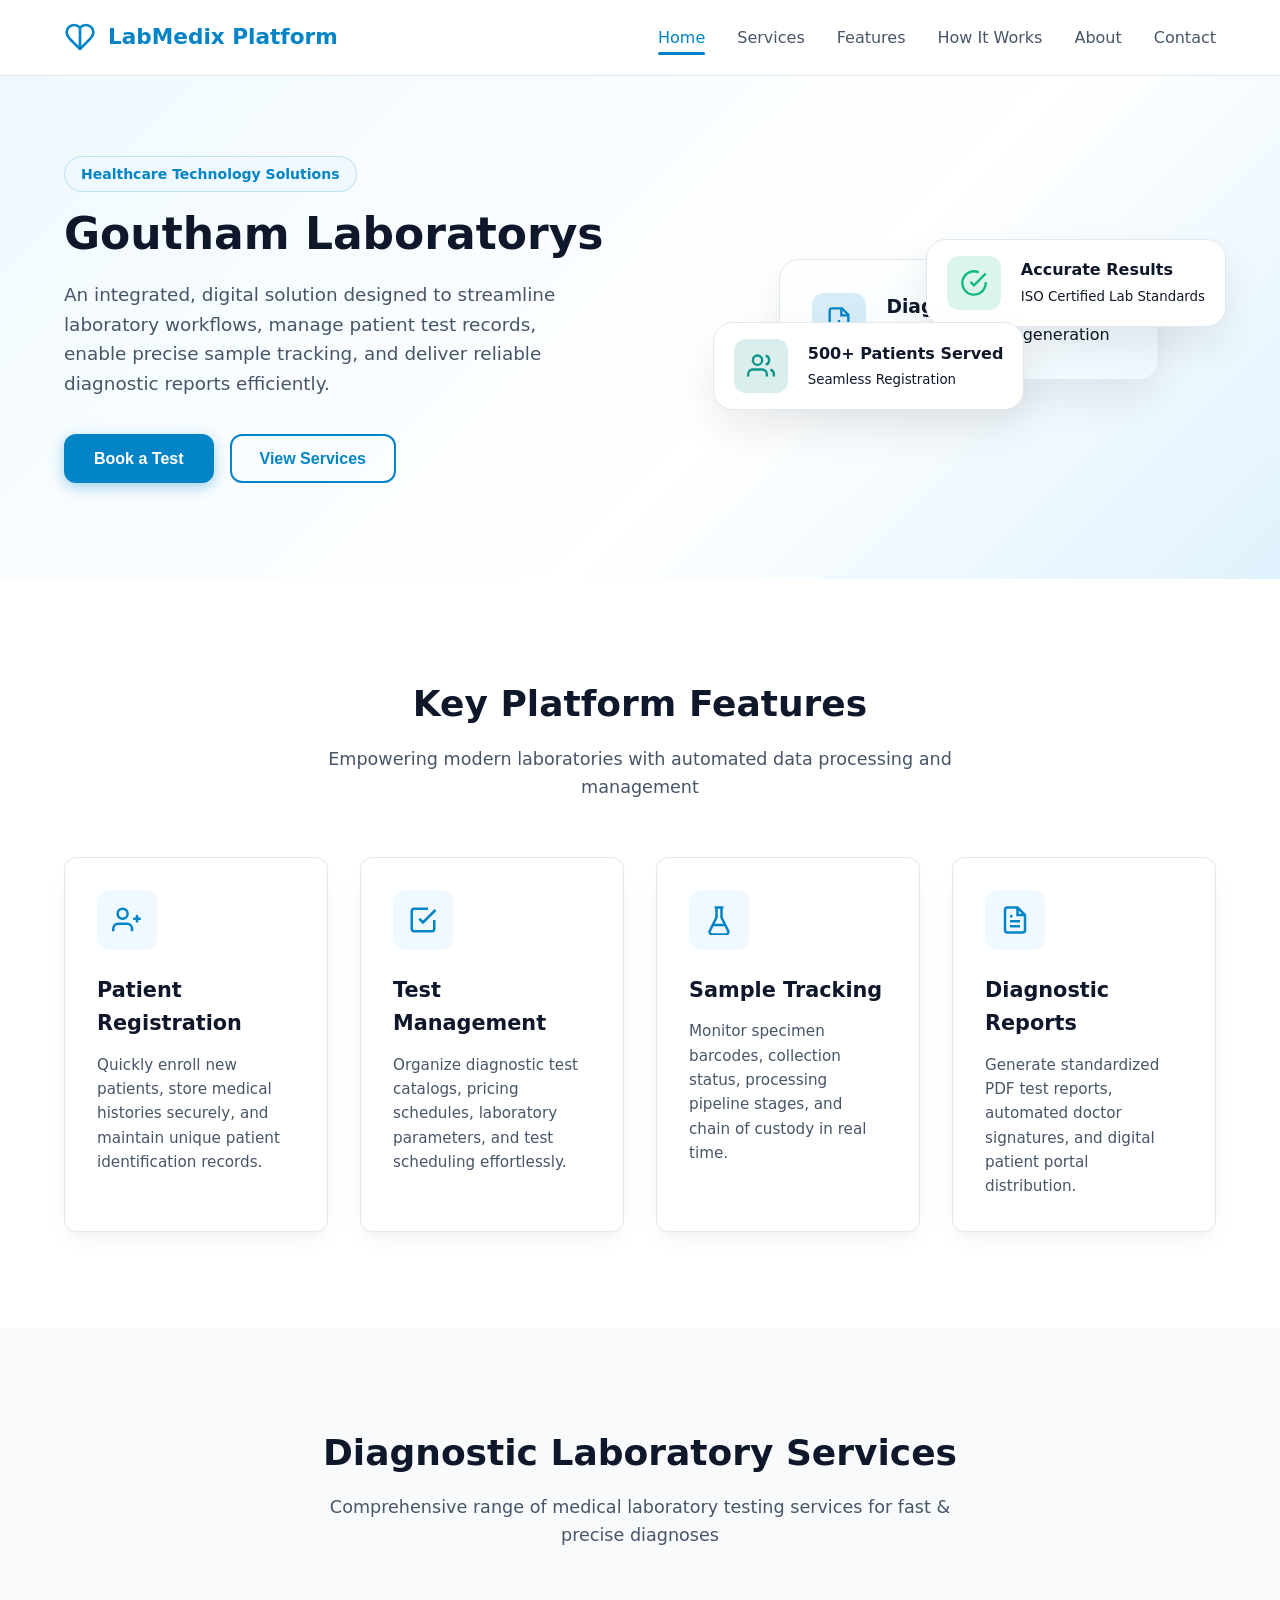
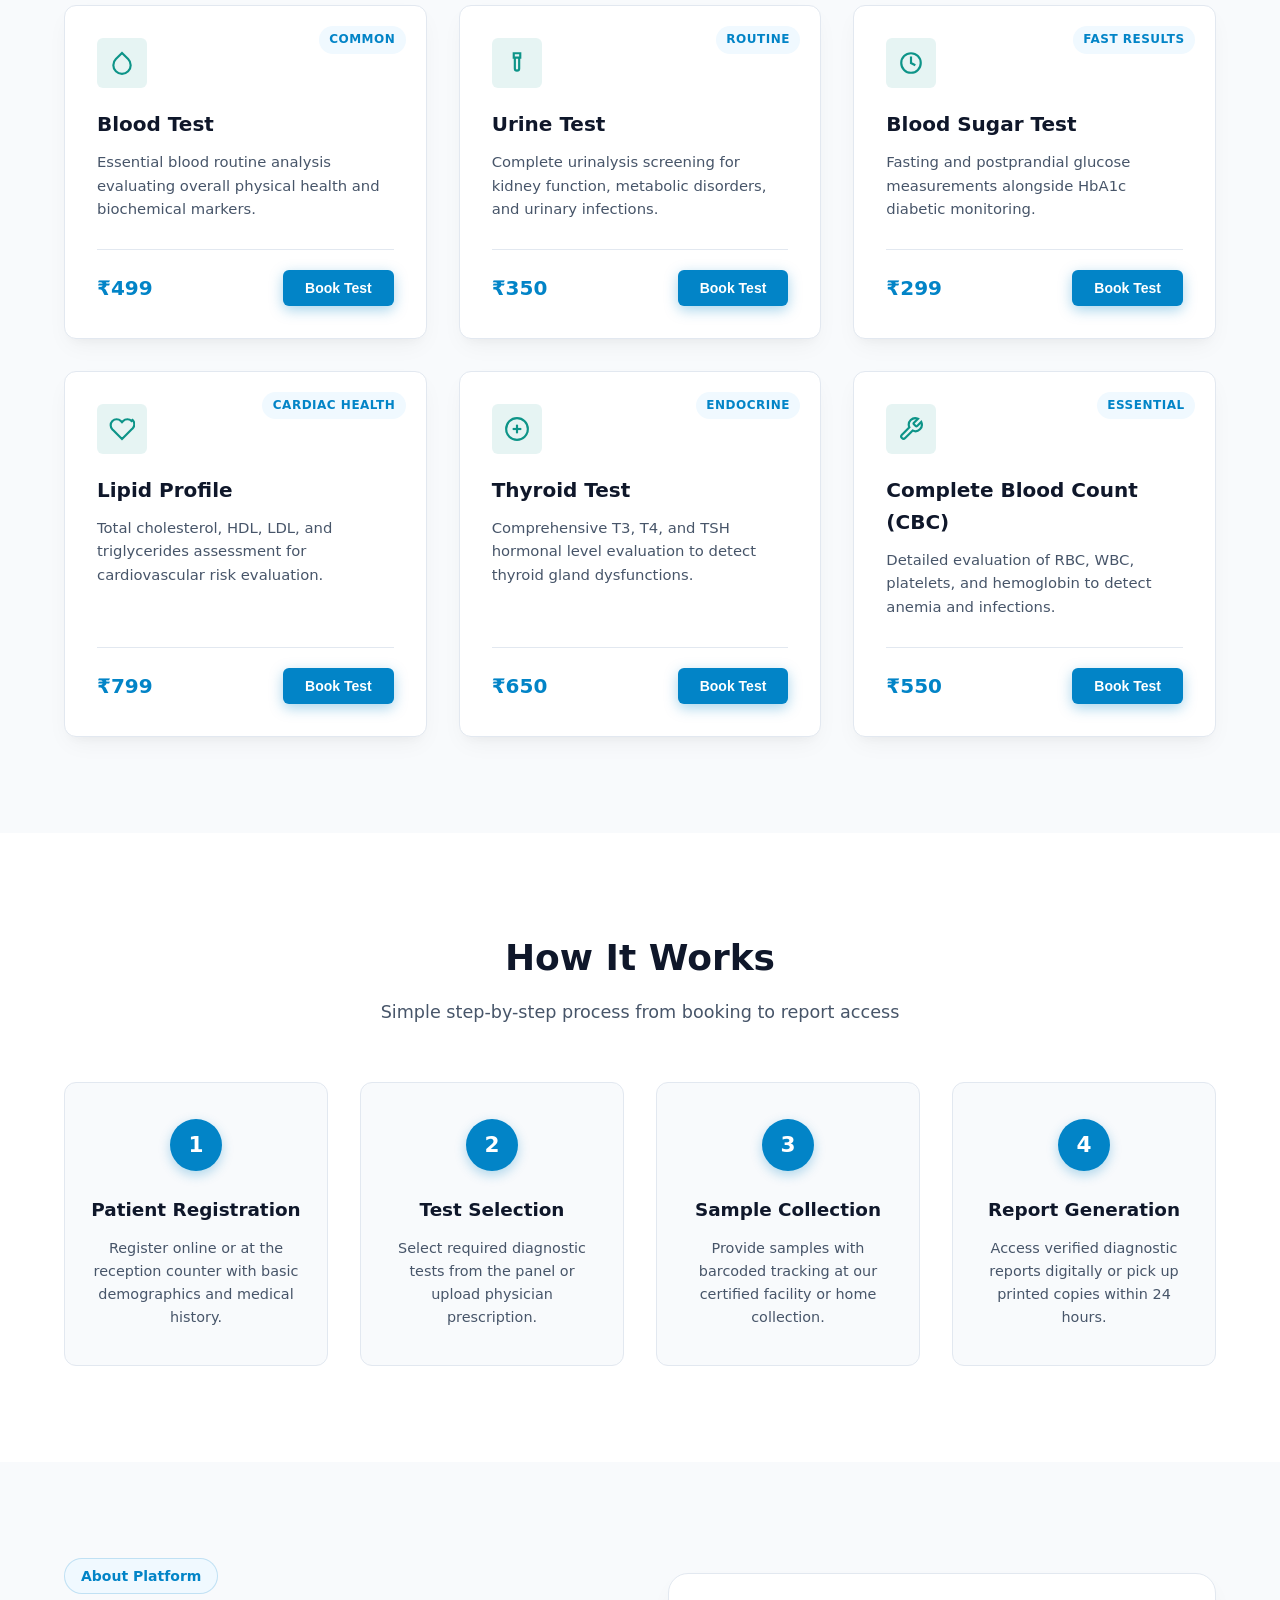
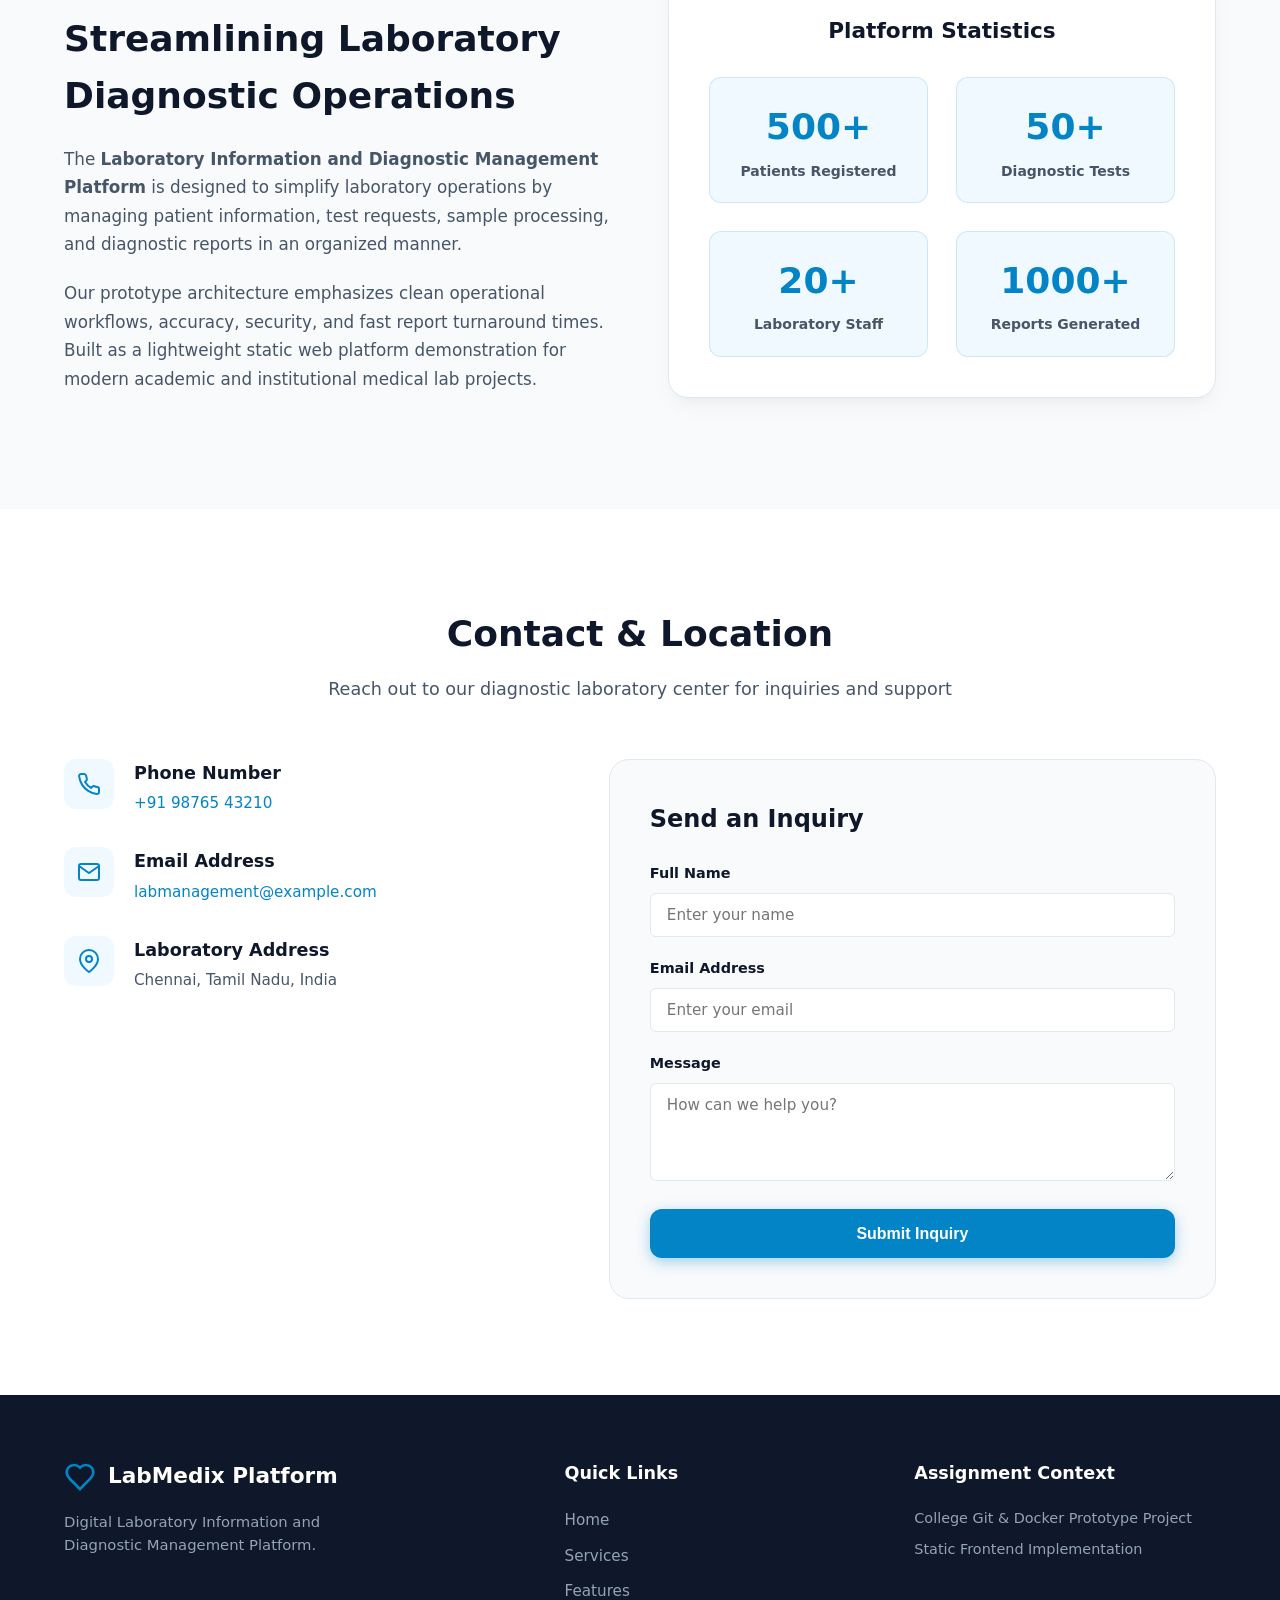
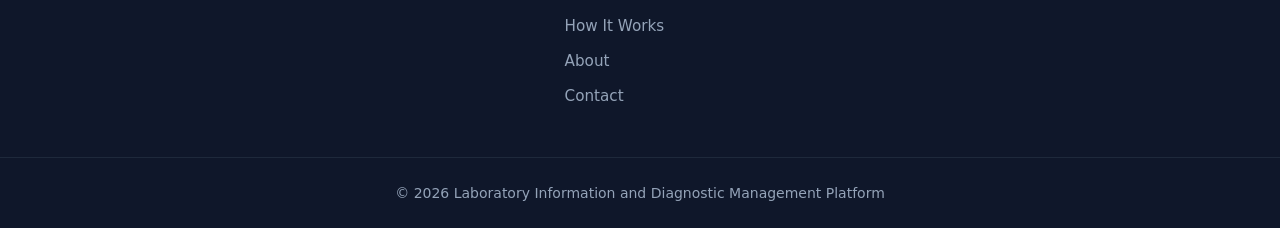
<file: index.html>
<!DOCTYPE html>
<html lang="en">
<head>
    <meta charset="UTF-8">
    <meta name="viewport" content="width=device-width, initial-scale=1.0">
    <title>GOUTHAM LABORATORY</title>
    <link rel="stylesheet" href="style.css">
</head>
<body>

    <!-- Header & Navigation Bar -->
    <header class="navbar-header">
        <div class="container nav-container">
            <a href="#home" class="logo">
                <svg class="logo-icon" xmlns="http://www.w3.org/2000/svg" viewBox="0 0 24 24" fill="none" stroke="currentColor" stroke-width="2" stroke-linecap="round" stroke-linejoin="round">
                    <path d="M19 14c1.49-1.46 3-3.21 3-5.5A5.5 5.5 0 0 0 16.5 3c-1.76 0-3 .5-4.5 2-1.5-1.5-2.74-2-4.5-2A5.5 5.5 0 0 0 2 8.5c0 2.3 1.5 4.05 3 5.5l7 7Z"/>
                    <path d="M12 5v14"/>
                </svg>
                <span>LabMedix Platform</span>
            </a>

            <!-- Mobile Navigation Toggle -->
            <button class="nav-toggle" id="navToggle" aria-label="Toggle navigation menu">
                <span class="hamburger"></span>
            </button>

            <!-- Navigation Links -->
            <nav class="nav-menu" id="navMenu">
                <ul class="nav-list">
                    <li><a href="#home" class="nav-link active">Home</a></li>
                    <li><a href="#services" class="nav-link">Services</a></li>
                    <li><a href="#features" class="nav-link">Features</a></li>
                    <li><a href="#how-it-works" class="nav-link">How It Works</a></li>
                    <li><a href="#about" class="nav-link">About</a></li>
                    <li><a href="#contact" class="nav-link">Contact</a></li>
                </ul>
            </nav>
        </div>
    </header>

    <main>
        <!-- 1. Hero Section -->
        <section id="home" class="hero-section">
            <div class="container hero-container">
                <div class="hero-content">
                    <span class="badge">Healthcare Technology Solutions</span>
                    <h1 class="hero-title">Goutham Laboratorys </h1>
                    <p class="hero-description">
                        An integrated, digital solution designed to streamline laboratory workflows, manage patient test records, enable precise sample tracking, and deliver reliable diagnostic reports efficiently.
                    </p>
                    <div class="hero-actions">
                        <button class="btn btn-primary" id="heroBookBtn">Book a Test</button>
                        <button class="btn btn-outline" id="heroServicesBtn">View Services</button>
                    </div>
                </div>
                <div class="hero-illustration">
                    <div class="illustration-card main-card">
                        <div class="card-icon blue">
                            <svg xmlns="http://www.w3.org/2000/svg" viewBox="0 0 24 24" fill="none" stroke="currentColor" stroke-width="2">
                                <path d="M14.5 2H6a2 2 0 0 0-2 2v16a2 2 0 0 0 2 2h12a2 2 0 0 0 2-2V7.5L14.5 2z"/>
                                <polyline points="14 2 14 8 20 8"/>
                                <path d="M12 18v-6"/>
                                <path d="M9 15h6"/>
                            </svg>
                        </div>
                        <div class="card-info">
                            <h3>Diagnostic Reports</h3>
                            <p>Real-time digital generation</p>
                        </div>
                    </div>
                    <div class="illustration-card floating-card-1">
                        <div class="card-icon green">
                            <svg xmlns="http://www.w3.org/2000/svg" viewBox="0 0 24 24" fill="none" stroke="currentColor" stroke-width="2">
                                <path d="M22 11.08V12a10 10 0 1 1-5.93-9.14"/>
                                <polyline points="22 4 12 14.01 9 11.01"/>
                            </svg>
                        </div>
                        <div>
                            <h4>Accurate Results</h4>
                            <small>ISO Certified Lab Standards</small>
                        </div>
                    </div>
                    <div class="illustration-card floating-card-2">
                        <div class="card-icon teal">
                            <svg xmlns="http://www.w3.org/2000/svg" viewBox="0 0 24 24" fill="none" stroke="currentColor" stroke-width="2">
                                <path d="M17 21v-2a4 4 0 0 0-4-4H5a4 4 0 0 0-4 4v2"/>
                                <circle cx="9" cy="7" r="4"/>
                                <path d="M23 21v-2a4 4 0 0 0-3-3.87"/>
                                <path d="M16 3.13a4 4 0 0 1 0 7.75"/>
                            </svg>
                        </div>
                        <div>
                            <h4>500+ Patients Served</h4>
                            <small>Seamless Registration</small>
                        </div>
                    </div>
                </div>
            </div>
        </section>

        <!-- 2. Features Section -->
        <section id="features" class="features-section">
            <div class="container">
                <div class="section-header text-center">
                    <h2 class="section-title">Key Platform Features</h2>
                    <p class="section-subtitle">Empowering modern laboratories with automated data processing and management</p>
                </div>
                <div class="grid grid-4">
                    <!-- Feature Card 1 -->
                    <div class="card feature-card">
                        <div class="feature-icon">
                            <svg xmlns="http://www.w3.org/2000/svg" viewBox="0 0 24 24" fill="none" stroke="currentColor" stroke-width="2">
                                <path d="M16 21v-2a4 4 0 0 0-4-4H5a4 4 0 0 0-4 4v2"/>
                                <circle cx="8.5" cy="7" r="4"/>
                                <line x1="20" y1="8" x2="20" y2="14"/>
                                <line x1="23" y1="11" x2="17" y2="11"/>
                            </svg>
                        </div>
                        <h3>Patient Registration</h3>
                        <p>Quickly enroll new patients, store medical histories securely, and maintain unique patient identification records.</p>
                    </div>

                    <!-- Feature Card 2 -->
                    <div class="card feature-card">
                        <div class="feature-icon">
                            <svg xmlns="http://www.w3.org/2000/svg" viewBox="0 0 24 24" fill="none" stroke="currentColor" stroke-width="2">
                                <path d="M9 11l3 3L22 4"/>
                                <path d="M21 12v7a2 2 0 0 1-2 2H5a2 2 0 0 1-2-2V5a2 2 0 0 1 2-2h11"/>
                            </svg>
                        </div>
                        <h3>Test Management</h3>
                        <p>Organize diagnostic test catalogs, pricing schedules, laboratory parameters, and test scheduling effortlessly.</p>
                    </div>

                    <!-- Feature Card 3 -->
                    <div class="card feature-card">
                        <div class="feature-icon">
                            <svg xmlns="http://www.w3.org/2000/svg" viewBox="0 0 24 24" fill="none" stroke="currentColor" stroke-width="2">
                                <path d="M10 2v7.527a2 2 0 0 1-.211.896L4.72 20.55A2 2 0 0 0 6.54 23.5h10.92a2 2 0 0 0 1.82-2.95l-5.069-10.127A2 2 0 0 1 14 9.527V2"/>
                                <path d="M8.5 2h7"/>
                                <path d="M7 16h10"/>
                            </svg>
                        </div>
                        <h3>Sample Tracking</h3>
                        <p>Monitor specimen barcodes, collection status, processing pipeline stages, and chain of custody in real time.</p>
                    </div>

                    <!-- Feature Card 4 -->
                    <div class="card feature-card">
                        <div class="feature-icon">
                            <svg xmlns="http://www.w3.org/2000/svg" viewBox="0 0 24 24" fill="none" stroke="currentColor" stroke-width="2">
                                <path d="M14 2H6a2 2 0 0 0-2 2v16a2 2 0 0 0 2 2h12a2 2 0 0 0 2-2V8z"/>
                                <polyline points="14 2 14 8 20 8"/>
                                <line x1="16" y1="13" x2="8" y2="13"/>
                                <line x1="16" y1="17" x2="8" y2="17"/>
                                <polyline points="10 9 9 9 8 9"/>
                            </svg>
                        </div>
                        <h3>Diagnostic Reports</h3>
                        <p>Generate standardized PDF test reports, automated doctor signatures, and digital patient portal distribution.</p>
                    </div>
                </div>
            </div>
        </section>

        <!-- 3. Laboratory Services Section -->
        <section id="services" class="services-section">
            <div class="container">
                <div class="section-header text-center">
                    <h2 class="section-title">Diagnostic Laboratory Services</h2>
                    <p class="section-subtitle">Comprehensive range of medical laboratory testing services for fast & precise diagnoses</p>
                </div>
                <div class="grid grid-3">
                    <!-- Service 1 -->
                    <div class="card service-card">
                        <div class="service-tag">Common</div>
                        <div class="service-icon">
                            <svg xmlns="http://www.w3.org/2000/svg" viewBox="0 0 24 24" fill="none" stroke="currentColor" stroke-width="2">
                                <path d="M12 2.69l5.66 5.66a8 8 0 1 1-11.31 0z"/>
                            </svg>
                        </div>
                        <h3>Blood Test</h3>
                        <p>Essential blood routine analysis evaluating overall physical health and biochemical markers.</p>
                        <div class="service-footer">
                            <span class="price">₹499</span>
                            <button class="btn btn-sm btn-primary book-service-btn" data-service="Blood Test">Book Test</button>
                        </div>
                    </div>

                    <!-- Service 2 -->
                    <div class="card service-card">
                        <div class="service-tag">Routine</div>
                        <div class="service-icon">
                            <svg xmlns="http://www.w3.org/2000/svg" viewBox="0 0 24 24" fill="none" stroke="currentColor" stroke-width="2">
                                <path d="M9 3h6v4H9z"/>
                                <path d="M10 7v10a2 2 0 0 0 4 0V7"/>
                            </svg>
                        </div>
                        <h3>Urine Test</h3>
                        <p>Complete urinalysis screening for kidney function, metabolic disorders, and urinary infections.</p>
                        <div class="service-footer">
                            <span class="price">₹350</span>
                            <button class="btn btn-sm btn-primary book-service-btn" data-service="Urine Test">Book Test</button>
                        </div>
                    </div>

                    <!-- Service 3 -->
                    <div class="card service-card">
                        <div class="service-tag">Fast Results</div>
                        <div class="service-icon">
                            <svg xmlns="http://www.w3.org/2000/svg" viewBox="0 0 24 24" fill="none" stroke="currentColor" stroke-width="2">
                                <circle cx="12" cy="12" r="9"/>
                                <polyline points="12 6 12 12 16 14"/>
                            </svg>
                        </div>
                        <h3>Blood Sugar Test</h3>
                        <p>Fasting and postprandial glucose measurements alongside HbA1c diabetic monitoring.</p>
                        <div class="service-footer">
                            <span class="price">₹299</span>
                            <button class="btn btn-sm btn-primary book-service-btn" data-service="Blood Sugar Test">Book Test</button>
                        </div>
                    </div>

                    <!-- Service 4 -->
                    <div class="card service-card">
                        <div class="service-tag">Cardiac Health</div>
                        <div class="service-icon">
                            <svg xmlns="http://www.w3.org/2000/svg" viewBox="0 0 24 24" fill="none" stroke="currentColor" stroke-width="2">
                                <path d="M20.84 4.61a5.5 5.5 0 0 0-7.78 0L12 5.67l-1.06-1.06a5.5 5.5 0 0 0-7.78 7.78l1.06 1.06L12 21.23l8.72-8.72 1.06-1.06a5.5 5.5 0 0 0 0-7.78z"/>
                            </svg>
                        </div>
                        <h3>Lipid Profile</h3>
                        <p>Total cholesterol, HDL, LDL, and triglycerides assessment for cardiovascular risk evaluation.</p>
                        <div class="service-footer">
                            <span class="price">₹799</span>
                            <button class="btn btn-sm btn-primary book-service-btn" data-service="Lipid Profile">Book Test</button>
                        </div>
                    </div>

                    <!-- Service 5 -->
                    <div class="card service-card">
                        <div class="service-tag">Endocrine</div>
                        <div class="service-icon">
                            <svg xmlns="http://www.w3.org/2000/svg" viewBox="0 0 24 24" fill="none" stroke="currentColor" stroke-width="2">
                                <circle cx="12" cy="12" r="10"/>
                                <path d="M12 8v8"/>
                                <path d="M8 12h8"/>
                            </svg>
                        </div>
                        <h3>Thyroid Test</h3>
                        <p>Comprehensive T3, T4, and TSH hormonal level evaluation to detect thyroid gland dysfunctions.</p>
                        <div class="service-footer">
                            <span class="price">₹650</span>
                            <button class="btn btn-sm btn-primary book-service-btn" data-service="Thyroid Test">Book Test</button>
                        </div>
                    </div>

                    <!-- Service 6 -->
                    <div class="card service-card">
                        <div class="service-tag">Essential</div>
                        <div class="service-icon">
                            <svg xmlns="http://www.w3.org/2000/svg" viewBox="0 0 24 24" fill="none" stroke="currentColor" stroke-width="2">
                                <path d="M14.7 6.3a1 1 0 0 0 0 1.4l1.6 1.6a1 1 0 0 0 1.4 0l3.77-3.77a6 6 0 0 1-7.94 7.94l-6.91 6.91a2.12 2.12 0 0 1-3-3l6.91-6.91a6 6 0 0 1 7.94-7.94l-3.76 3.76z"/>
                            </svg>
                        </div>
                        <h3>Complete Blood Count (CBC)</h3>
                        <p>Detailed evaluation of RBC, WBC, platelets, and hemoglobin to detect anemia and infections.</p>
                        <div class="service-footer">
                            <span class="price">₹550</span>
                            <button class="btn btn-sm btn-primary book-service-btn" data-service="Complete Blood Count (CBC)">Book Test</button>
                        </div>
                    </div>
                </div>
            </div>
        </section>

        <!-- 4. How It Works Section -->
        <section id="how-it-works" class="workflow-section">
            <div class="container">
                <div class="section-header text-center">
                    <h2 class="section-title">How It Works</h2>
                    <p class="section-subtitle">Simple step-by-step process from booking to report access</p>
                </div>
                <div class="steps-grid">
                    <!-- Step 1 -->
                    <div class="step-card">
                        <div class="step-number">1</div>
                        <h3>Patient Registration</h3>
                        <p>Register online or at the reception counter with basic demographics and medical history.</p>
                    </div>

                    <!-- Step 2 -->
                    <div class="step-card">
                        <div class="step-number">2</div>
                        <h3>Test Selection</h3>
                        <p>Select required diagnostic tests from the panel or upload physician prescription.</p>
                    </div>

                    <!-- Step 3 -->
                    <div class="step-card">
                        <div class="step-number">3</div>
                        <h3>Sample Collection</h3>
                        <p>Provide samples with barcoded tracking at our certified facility or home collection.</p>
                    </div>

                    <!-- Step 4 -->
                    <div class="step-card">
                        <div class="step-number">4</div>
                        <h3>Report Generation</h3>
                        <p>Access verified diagnostic reports digitally or pick up printed copies within 24 hours.</p>
                    </div>
                </div>
            </div>
        </section>

        <!-- 5. About Section -->
        <section id="about" class="about-section">
            <div class="container">
                <div class="about-wrapper">
                    <div class="about-content">
                        <span class="badge">About Platform</span>
                        <h2>Streamlining Laboratory Diagnostic Operations</h2>
                        <p>
                            The <strong>Laboratory Information and Diagnostic Management Platform</strong> is designed to simplify laboratory operations by managing patient information, test requests, sample processing, and diagnostic reports in an organized manner.
                        </p>
                        <p>
                            Our prototype architecture emphasizes clean operational workflows, accuracy, security, and fast report turnaround times. Built as a lightweight static web platform demonstration for modern academic and institutional medical lab projects.
                        </p>
                    </div>

                    <!-- 6. Statistics Section -->
                    <div class="stats-card-box">
                        <h3 class="stats-title">Platform Statistics</h3>
                        <div class="stats-grid">
                            <div class="stat-item">
                                <div class="stat-number">500+</div>
                                <div class="stat-label">Patients Registered</div>
                            </div>
                            <div class="stat-item">
                                <div class="stat-number">50+</div>
                                <div class="stat-label">Diagnostic Tests</div>
                            </div>
                            <div class="stat-item">
                                <div class="stat-number">20+</div>
                                <div class="stat-label">Laboratory Staff</div>
                            </div>
                            <div class="stat-item">
                                <div class="stat-number">1000+</div>
                                <div class="stat-label">Reports Generated</div>
                            </div>
                        </div>
                    </div>
                </div>
            </div>
        </section>

        <!-- 7. Contact Section -->
        <section id="contact" class="contact-section">
            <div class="container">
                <div class="section-header text-center">
                    <h2 class="section-title">Contact & Location</h2>
                    <p class="section-subtitle">Reach out to our diagnostic laboratory center for inquiries and support</p>
                </div>
                <div class="contact-grid">
                    <div class="contact-info">
                        <div class="contact-item">
                            <div class="contact-icon">
                                <svg xmlns="http://www.w3.org/2000/svg" viewBox="0 0 24 24" fill="none" stroke="currentColor" stroke-width="2">
                                    <path d="M22 16.92v3a2 2 0 0 1-2.18 2 19.79 19.79 0 0 1-8.63-3.07 19.5 19.5 0 0 1-6-6 19.79 19.79 0 0 1-3.07-8.67A2 2 0 0 1 4.11 2h3a2 2 0 0 1 2 1.72 12.84 12.84 0 0 0 .7 2.81 2 2 0 0 1-.45 2.11L8.09 9.91a16 16 0 0 0 6 6l1.27-1.27a2 2 0 0 1 2.11-.45 12.84 12.84 0 0 0 2.81.7A2 2 0 0 1 22 16.92z"/>
                                </svg>
                            </div>
                            <div>
                                <h4>Phone Number</h4>
                                <p><a href="tel:+919876543210">+91 98765 43210</a></p>
                            </div>
                        </div>

                        <div class="contact-item">
                            <div class="contact-icon">
                                <svg xmlns="http://www.w3.org/2000/svg" viewBox="0 0 24 24" fill="none" stroke="currentColor" stroke-width="2">
                                    <path d="M4 4h16c1.1 0 2 .9 2 2v12c0 1.1-.9 2-2 2H4c-1.1 0-2-.9-2-2V6c0-1.1.9-2 2-2z"/>
                                    <polyline points="22,6 12,13 2,6"/>
                                </svg>
                            </div>
                            <div>
                                <h4>Email Address</h4>
                                <p><a href="mailto:labmanagement@example.com">labmanagement@example.com</a></p>
                            </div>
                        </div>

                        <div class="contact-item">
                            <div class="contact-icon">
                                <svg xmlns="http://www.w3.org/2000/svg" viewBox="0 0 24 24" fill="none" stroke="currentColor" stroke-width="2">
                                    <path d="M21 10c0 7-9 13-9 13s-9-6-9-13a9 9 0 0 1 18 0z"/>
                                    <circle cx="12" cy="10" r="3"/>
                                </svg>
                            </div>
                            <div>
                                <h4>Laboratory Address</h4>
                                <p>Chennai, Tamil Nadu, India</p>
                            </div>
                        </div>
                    </div>

                    <!-- Simple Interactive Inquiry Form -->
                    <form class="contact-form" id="contactForm">
                        <h3>Send an Inquiry</h3>
                        <div class="form-group">
                            <label for="contactName">Full Name</label>
                            <input type="text" id="contactName" placeholder="Enter your name" required>
                        </div>
                        <div class="form-group">
                            <label for="contactEmail">Email Address</label>
                            <input type="email" id="contactEmail" placeholder="Enter your email" required>
                        </div>
                        <div class="form-group">
                            <label for="contactMessage">Message</label>
                            <textarea id="contactMessage" rows="4" placeholder="How can we help you?" required></textarea>
                        </div>
                        <button type="submit" class="btn btn-primary btn-block">Submit Inquiry</button>
                    </form>
                </div>
            </div>
        </section>
    </main>

    <!-- Modal Popup for Booking a Test -->
    <div class="modal-overlay" id="bookingModal">
        <div class="modal-card">
            <button class="modal-close" id="modalClose">&times;</button>
            <div class="modal-header">
                <h3>Book a Diagnostic Test</h3>
                <p>Fill out the form below to schedule your test appointment.</p>
            </div>
            <form id="bookingForm">
                <div class="form-group">
                    <label for="patientName">Patient Name</label>
                    <input type="text" id="patientName" placeholder="e.g. John Doe" required>
                </div>
                <div class="form-group">
                    <label for="patientPhone">Phone Number</label>
                    <input type="tel" id="patientPhone" placeholder="+91 98765 00000" required>
                </div>
                <div class="form-group">
                    <label for="selectService">Select Diagnostic Service</label>
                    <select id="selectService" required>
                        <option value="">-- Choose a Test --</option>
                        <option value="Blood Test">Blood Test</option>
                        <option value="Urine Test">Urine Test</option>
                        <option value="Blood Sugar Test">Blood Sugar Test</option>
                        <option value="Lipid Profile">Lipid Profile</option>
                        <option value="Thyroid Test">Thyroid Test</option>
                        <option value="Complete Blood Count (CBC)">Complete Blood Count (CBC)</option>
                    </select>
                </div>
                <div class="form-group">
                    <label for="preferredDate">Preferred Appointment Date</label>
                    <input type="date" id="preferredDate" required>
                </div>
                <button type="submit" class="btn btn-primary btn-block">Confirm Test Booking</button>
            </form>
        </div>
    </div>

    <!-- 8. Footer -->
    <footer class="site-footer">
        <div class="container footer-container">
            <div class="footer-brand">
                <a href="#home" class="logo text-white">
                    <svg class="logo-icon" xmlns="http://www.w3.org/2000/svg" viewBox="0 0 24 24" fill="none" stroke="currentColor" stroke-width="2">
                        <path d="M19 14c1.49-1.46 3-3.21 3-5.5A5.5 5.5 0 0 0 16.5 3c-1.76 0-3 .5-4.5 2-1.5-1.5-2.74-2-4.5-2A5.5 5.5 0 0 0 2 8.5c0 2.3 1.5 4.05 3 5.5l7 7Z"/>
                    </svg>
                    <span>LabMedix Platform</span>
                </a>
                <p>Digital Laboratory Information and Diagnostic Management Platform.</p>
            </div>
            <div class="footer-nav">
                <h4>Quick Links</h4>
                <ul>
                    <li><a href="#home">Home</a></li>
                    <li><a href="#services">Services</a></li>
                    <li><a href="#features">Features</a></li>
                    <li><a href="#how-it-works">How It Works</a></li>
                    <li><a href="#about">About</a></li>
                    <li><a href="#contact">Contact</a></li>
                </ul>
            </div>
            <div class="footer-legal">
                <h4>Assignment Context</h4>
                <p>College Git & Docker Prototype Project</p>
                <p>Static Frontend Implementation</p>
            </div>
        </div>
        <div class="footer-bottom">
            <div class="container text-center">
                <p>&copy; <span id="currentYear">2026</span> Laboratory Information and Diagnostic Management Platform</p>
            </div>
        </div>
    </footer>

    <script src="script.js"></script>
</body>
</html>
</file>
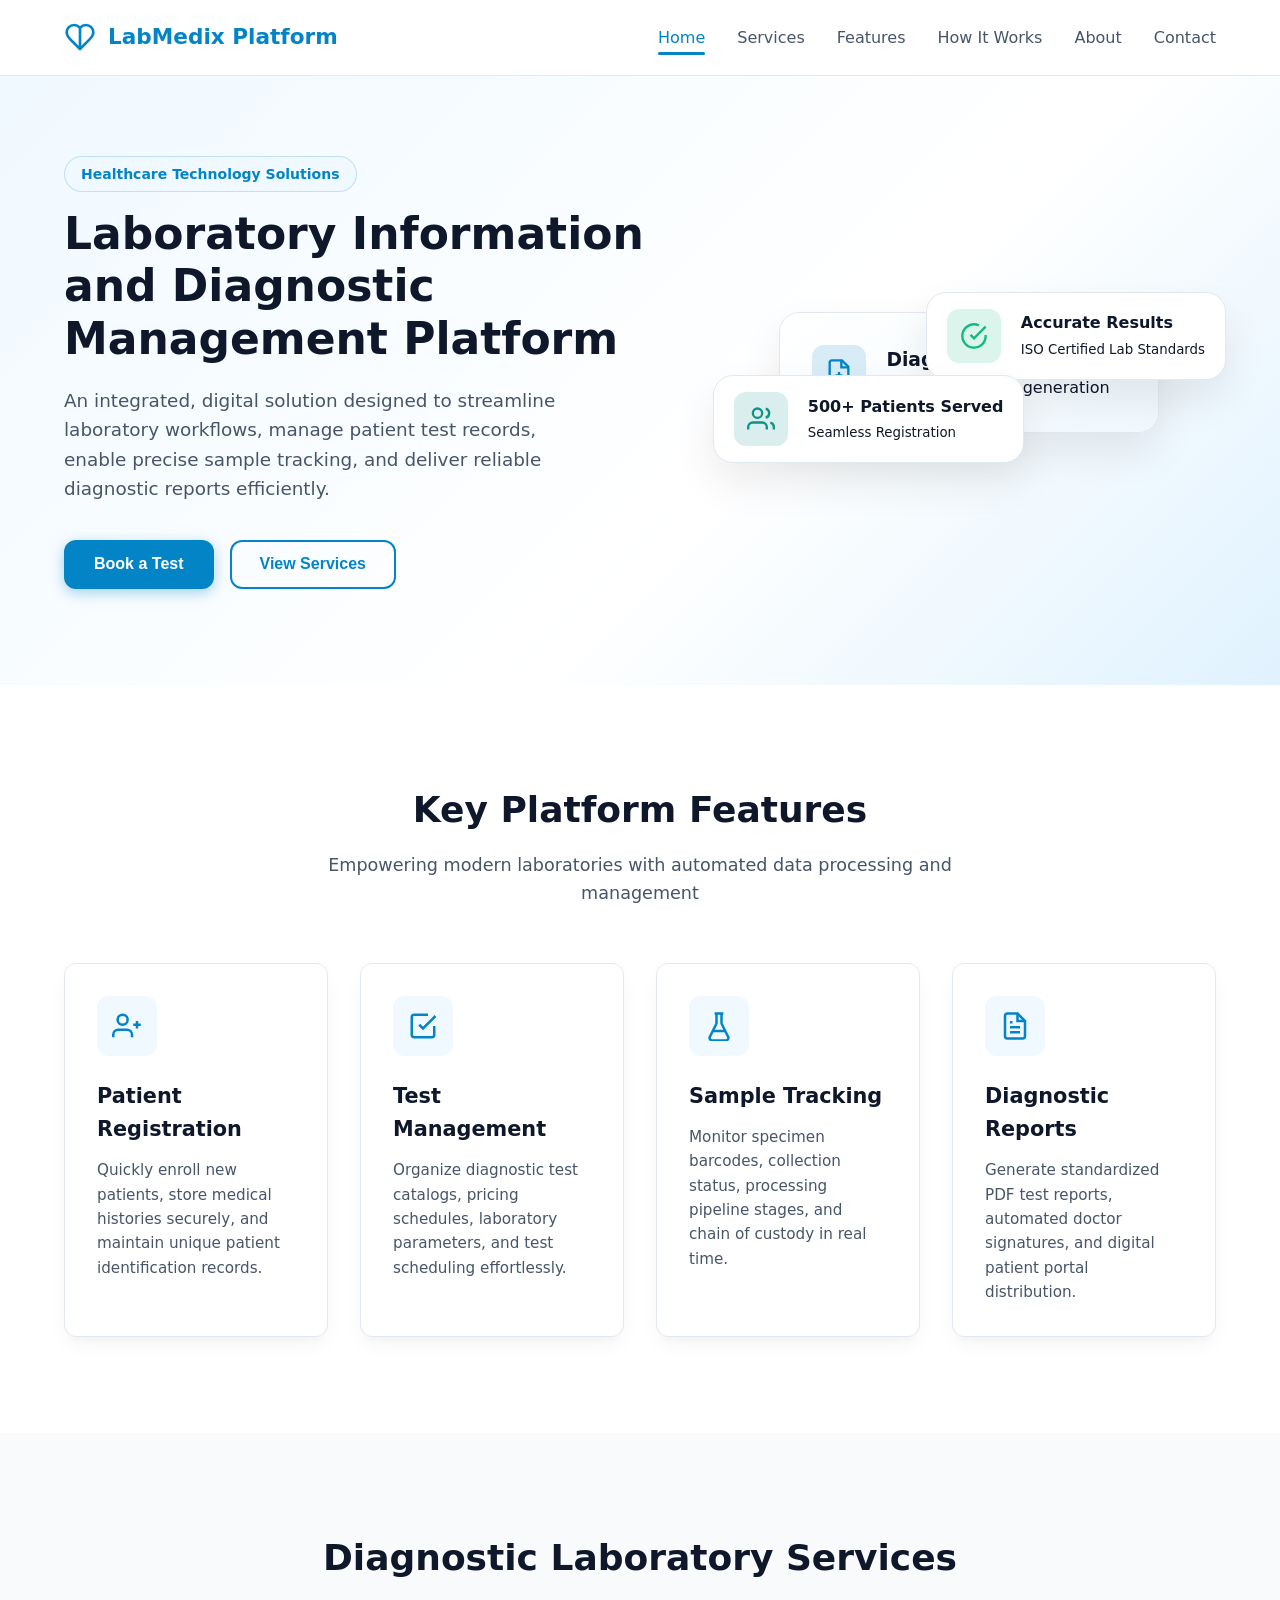
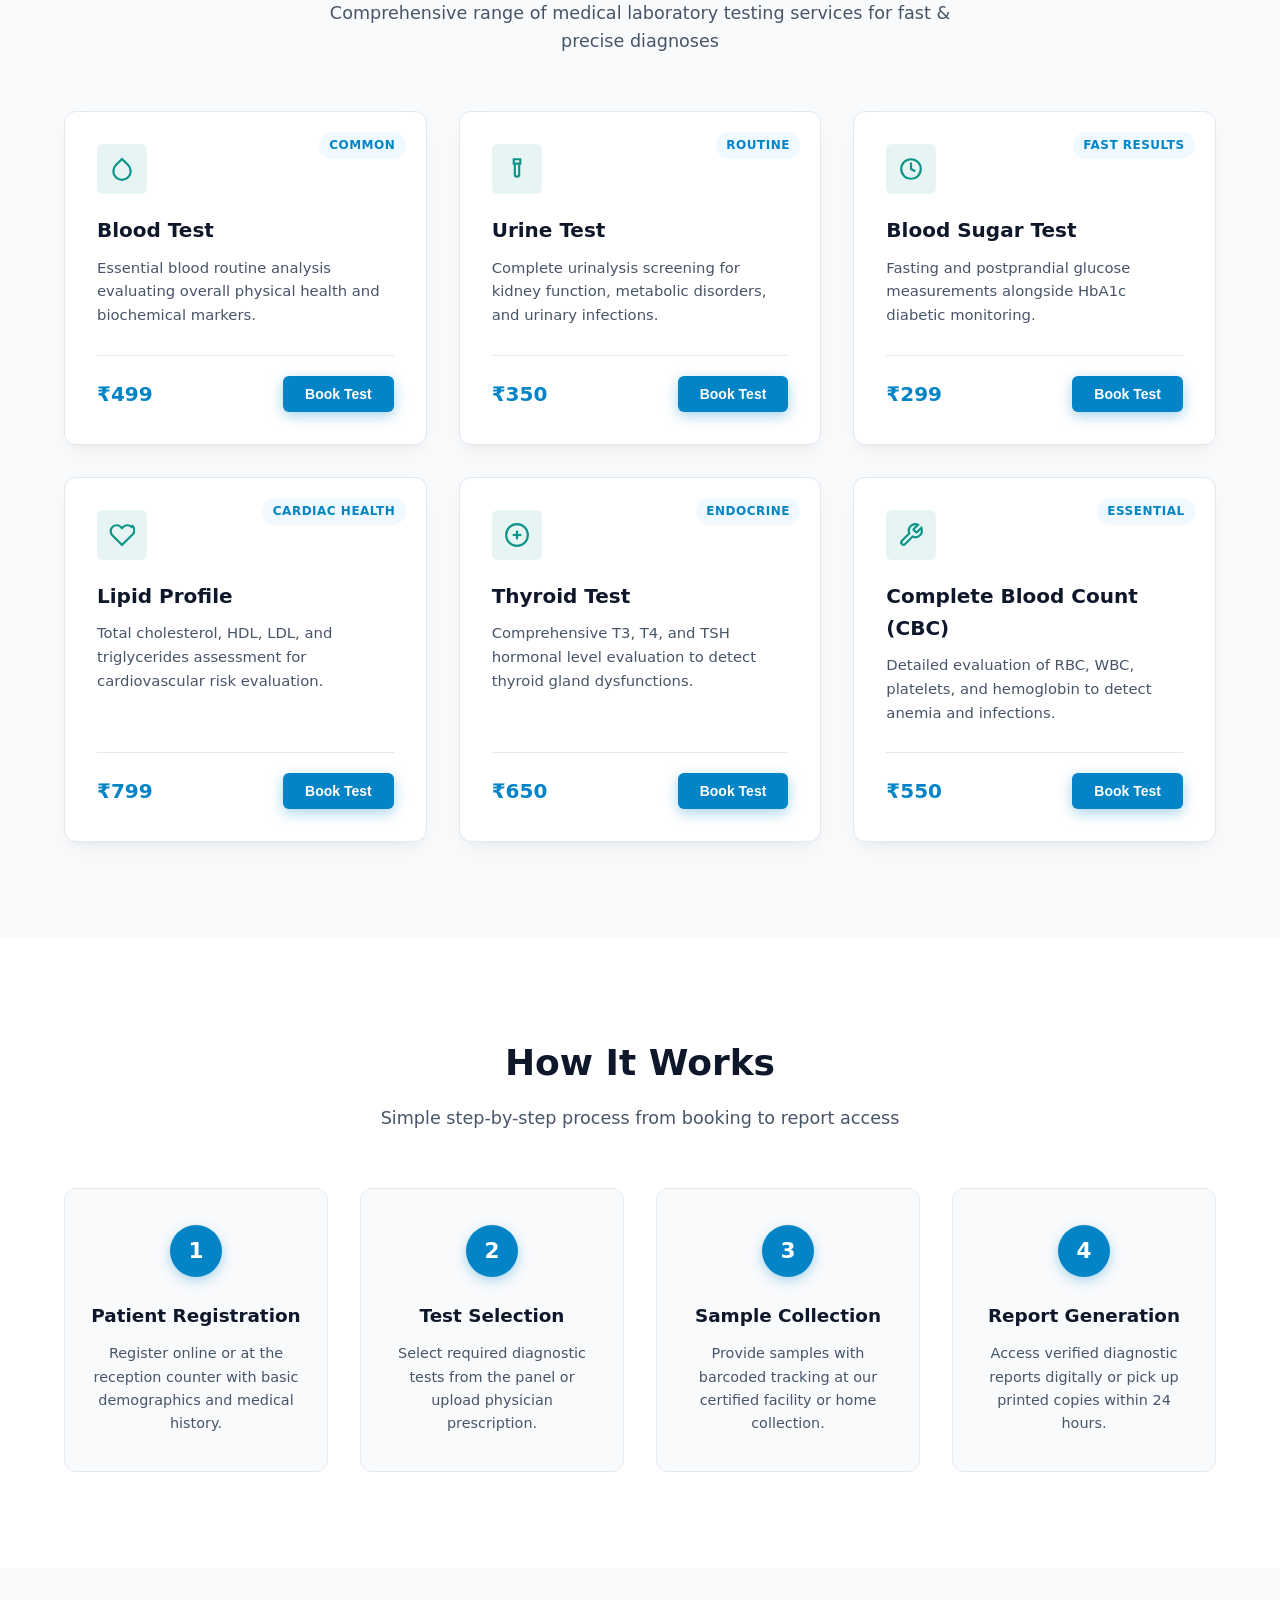
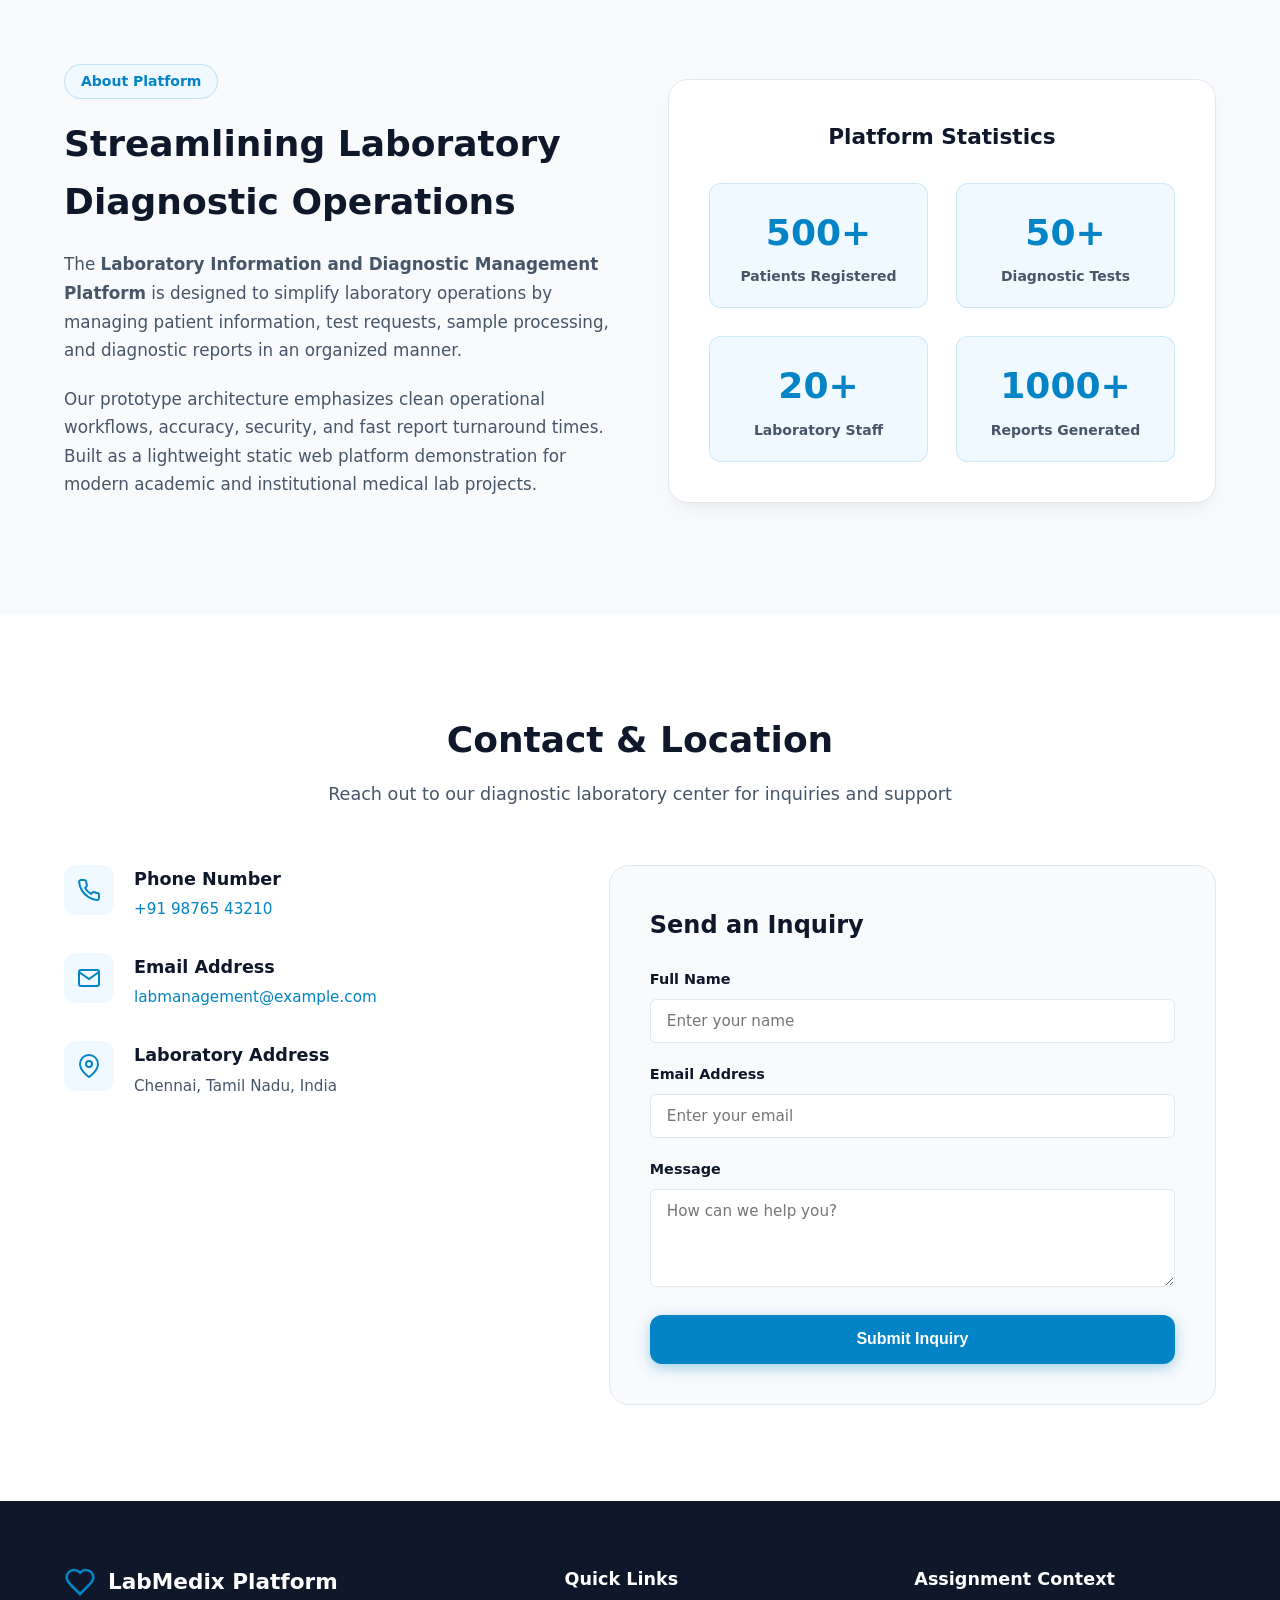
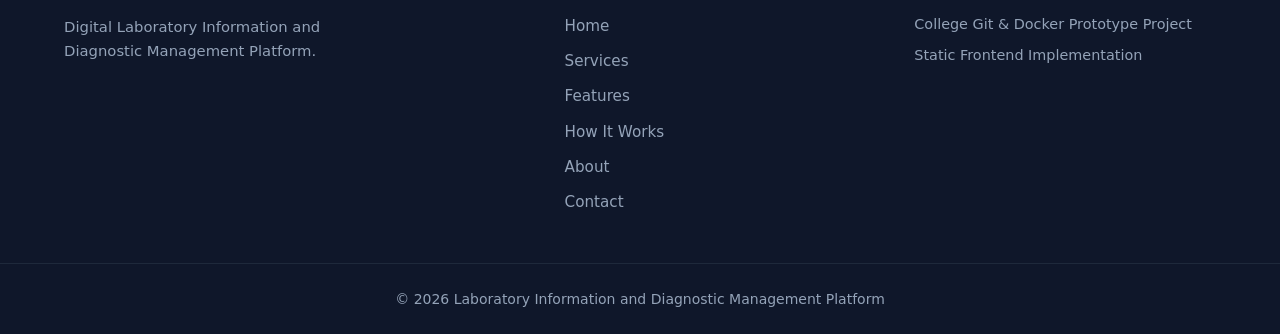
<file: app/index.html>
<!DOCTYPE html>
<html lang="en">
<head>
    <meta charset="UTF-8">
    <meta name="viewport" content="width=device-width, initial-scale=1.0">
    <title>Goutham Labs </title>
    <link rel="stylesheet" href="style.css">
</head>
<body>

    <!-- Header & Navigation Bar -->
    <header class="navbar-header">
        <div class="container nav-container">
            <a href="#home" class="logo">
                <svg class="logo-icon" xmlns="http://www.w3.org/2000/svg" viewBox="0 0 24 24" fill="none" stroke="currentColor" stroke-width="2" stroke-linecap="round" stroke-linejoin="round">
                    <path d="M19 14c1.49-1.46 3-3.21 3-5.5A5.5 5.5 0 0 0 16.5 3c-1.76 0-3 .5-4.5 2-1.5-1.5-2.74-2-4.5-2A5.5 5.5 0 0 0 2 8.5c0 2.3 1.5 4.05 3 5.5l7 7Z"/>
                    <path d="M12 5v14"/>
                </svg>
                <span>LabMedix Platform</span>
            </a>

            <!-- Mobile Navigation Toggle -->
            <button class="nav-toggle" id="navToggle" aria-label="Toggle navigation menu">
                <span class="hamburger"></span>
            </button>

            <!-- Navigation Links -->
            <nav class="nav-menu" id="navMenu">
                <ul class="nav-list">
                    <li><a href="#home" class="nav-link active">Home</a></li>
                    <li><a href="#services" class="nav-link">Services</a></li>
                    <li><a href="#features" class="nav-link">Features</a></li>
                    <li><a href="#how-it-works" class="nav-link">How It Works</a></li>
                    <li><a href="#about" class="nav-link">About</a></li>
                    <li><a href="#contact" class="nav-link">Contact</a></li>
                </ul>
            </nav>
        </div>
    </header>

    <main>
        <!-- 1. Hero Section -->
        <section id="home" class="hero-section">
            <div class="container hero-container">
                <div class="hero-content">
                    <span class="badge">Healthcare Technology Solutions</span>
                    <h1 class="hero-title">Laboratory Information and Diagnostic Management Platform</h1>
                    <p class="hero-description">
                        An integrated, digital solution designed to streamline laboratory workflows, manage patient test records, enable precise sample tracking, and deliver reliable diagnostic reports efficiently.
                    </p>
                    <div class="hero-actions">
                        <button class="btn btn-primary" id="heroBookBtn">Book a Test</button>
                        <button class="btn btn-outline" id="heroServicesBtn">View Services</button>
                    </div>
                </div>
                <div class="hero-illustration">
                    <div class="illustration-card main-card">
                        <div class="card-icon blue">
                            <svg xmlns="http://www.w3.org/2000/svg" viewBox="0 0 24 24" fill="none" stroke="currentColor" stroke-width="2">
                                <path d="M14.5 2H6a2 2 0 0 0-2 2v16a2 2 0 0 0 2 2h12a2 2 0 0 0 2-2V7.5L14.5 2z"/>
                                <polyline points="14 2 14 8 20 8"/>
                                <path d="M12 18v-6"/>
                                <path d="M9 15h6"/>
                            </svg>
                        </div>
                        <div class="card-info">
                            <h3>Diagnostic Reports</h3>
                            <p>Real-time digital generation</p>
                        </div>
                    </div>
                    <div class="illustration-card floating-card-1">
                        <div class="card-icon green">
                            <svg xmlns="http://www.w3.org/2000/svg" viewBox="0 0 24 24" fill="none" stroke="currentColor" stroke-width="2">
                                <path d="M22 11.08V12a10 10 0 1 1-5.93-9.14"/>
                                <polyline points="22 4 12 14.01 9 11.01"/>
                            </svg>
                        </div>
                        <div>
                            <h4>Accurate Results</h4>
                            <small>ISO Certified Lab Standards</small>
                        </div>
                    </div>
                    <div class="illustration-card floating-card-2">
                        <div class="card-icon teal">
                            <svg xmlns="http://www.w3.org/2000/svg" viewBox="0 0 24 24" fill="none" stroke="currentColor" stroke-width="2">
                                <path d="M17 21v-2a4 4 0 0 0-4-4H5a4 4 0 0 0-4 4v2"/>
                                <circle cx="9" cy="7" r="4"/>
                                <path d="M23 21v-2a4 4 0 0 0-3-3.87"/>
                                <path d="M16 3.13a4 4 0 0 1 0 7.75"/>
                            </svg>
                        </div>
                        <div>
                            <h4>500+ Patients Served</h4>
                            <small>Seamless Registration</small>
                        </div>
                    </div>
                </div>
            </div>
        </section>

        <!-- 2. Features Section -->
        <section id="features" class="features-section">
            <div class="container">
                <div class="section-header text-center">
                    <h2 class="section-title">Key Platform Features</h2>
                    <p class="section-subtitle">Empowering modern laboratories with automated data processing and management</p>
                </div>
                <div class="grid grid-4">
                    <!-- Feature Card 1 -->
                    <div class="card feature-card">
                        <div class="feature-icon">
                            <svg xmlns="http://www.w3.org/2000/svg" viewBox="0 0 24 24" fill="none" stroke="currentColor" stroke-width="2">
                                <path d="M16 21v-2a4 4 0 0 0-4-4H5a4 4 0 0 0-4 4v2"/>
                                <circle cx="8.5" cy="7" r="4"/>
                                <line x1="20" y1="8" x2="20" y2="14"/>
                                <line x1="23" y1="11" x2="17" y2="11"/>
                            </svg>
                        </div>
                        <h3>Patient Registration</h3>
                        <p>Quickly enroll new patients, store medical histories securely, and maintain unique patient identification records.</p>
                    </div>

                    <!-- Feature Card 2 -->
                    <div class="card feature-card">
                        <div class="feature-icon">
                            <svg xmlns="http://www.w3.org/2000/svg" viewBox="0 0 24 24" fill="none" stroke="currentColor" stroke-width="2">
                                <path d="M9 11l3 3L22 4"/>
                                <path d="M21 12v7a2 2 0 0 1-2 2H5a2 2 0 0 1-2-2V5a2 2 0 0 1 2-2h11"/>
                            </svg>
                        </div>
                        <h3>Test Management</h3>
                        <p>Organize diagnostic test catalogs, pricing schedules, laboratory parameters, and test scheduling effortlessly.</p>
                    </div>

                    <!-- Feature Card 3 -->
                    <div class="card feature-card">
                        <div class="feature-icon">
                            <svg xmlns="http://www.w3.org/2000/svg" viewBox="0 0 24 24" fill="none" stroke="currentColor" stroke-width="2">
                                <path d="M10 2v7.527a2 2 0 0 1-.211.896L4.72 20.55A2 2 0 0 0 6.54 23.5h10.92a2 2 0 0 0 1.82-2.95l-5.069-10.127A2 2 0 0 1 14 9.527V2"/>
                                <path d="M8.5 2h7"/>
                                <path d="M7 16h10"/>
                            </svg>
                        </div>
                        <h3>Sample Tracking</h3>
                        <p>Monitor specimen barcodes, collection status, processing pipeline stages, and chain of custody in real time.</p>
                    </div>

                    <!-- Feature Card 4 -->
                    <div class="card feature-card">
                        <div class="feature-icon">
                            <svg xmlns="http://www.w3.org/2000/svg" viewBox="0 0 24 24" fill="none" stroke="currentColor" stroke-width="2">
                                <path d="M14 2H6a2 2 0 0 0-2 2v16a2 2 0 0 0 2 2h12a2 2 0 0 0 2-2V8z"/>
                                <polyline points="14 2 14 8 20 8"/>
                                <line x1="16" y1="13" x2="8" y2="13"/>
                                <line x1="16" y1="17" x2="8" y2="17"/>
                                <polyline points="10 9 9 9 8 9"/>
                            </svg>
                        </div>
                        <h3>Diagnostic Reports</h3>
                        <p>Generate standardized PDF test reports, automated doctor signatures, and digital patient portal distribution.</p>
                    </div>
                </div>
            </div>
        </section>

        <!-- 3. Laboratory Services Section -->
        <section id="services" class="services-section">
            <div class="container">
                <div class="section-header text-center">
                    <h2 class="section-title">Diagnostic Laboratory Services</h2>
                    <p class="section-subtitle">Comprehensive range of medical laboratory testing services for fast & precise diagnoses</p>
                </div>
                <div class="grid grid-3">
                    <!-- Service 1 -->
                    <div class="card service-card">
                        <div class="service-tag">Common</div>
                        <div class="service-icon">
                            <svg xmlns="http://www.w3.org/2000/svg" viewBox="0 0 24 24" fill="none" stroke="currentColor" stroke-width="2">
                                <path d="M12 2.69l5.66 5.66a8 8 0 1 1-11.31 0z"/>
                            </svg>
                        </div>
                        <h3>Blood Test</h3>
                        <p>Essential blood routine analysis evaluating overall physical health and biochemical markers.</p>
                        <div class="service-footer">
                            <span class="price">₹499</span>
                            <button class="btn btn-sm btn-primary book-service-btn" data-service="Blood Test">Book Test</button>
                        </div>
                    </div>

                    <!-- Service 2 -->
                    <div class="card service-card">
                        <div class="service-tag">Routine</div>
                        <div class="service-icon">
                            <svg xmlns="http://www.w3.org/2000/svg" viewBox="0 0 24 24" fill="none" stroke="currentColor" stroke-width="2">
                                <path d="M9 3h6v4H9z"/>
                                <path d="M10 7v10a2 2 0 0 0 4 0V7"/>
                            </svg>
                        </div>
                        <h3>Urine Test</h3>
                        <p>Complete urinalysis screening for kidney function, metabolic disorders, and urinary infections.</p>
                        <div class="service-footer">
                            <span class="price">₹350</span>
                            <button class="btn btn-sm btn-primary book-service-btn" data-service="Urine Test">Book Test</button>
                        </div>
                    </div>

                    <!-- Service 3 -->
                    <div class="card service-card">
                        <div class="service-tag">Fast Results</div>
                        <div class="service-icon">
                            <svg xmlns="http://www.w3.org/2000/svg" viewBox="0 0 24 24" fill="none" stroke="currentColor" stroke-width="2">
                                <circle cx="12" cy="12" r="9"/>
                                <polyline points="12 6 12 12 16 14"/>
                            </svg>
                        </div>
                        <h3>Blood Sugar Test</h3>
                        <p>Fasting and postprandial glucose measurements alongside HbA1c diabetic monitoring.</p>
                        <div class="service-footer">
                            <span class="price">₹299</span>
                            <button class="btn btn-sm btn-primary book-service-btn" data-service="Blood Sugar Test">Book Test</button>
                        </div>
                    </div>

                    <!-- Service 4 -->
                    <div class="card service-card">
                        <div class="service-tag">Cardiac Health</div>
                        <div class="service-icon">
                            <svg xmlns="http://www.w3.org/2000/svg" viewBox="0 0 24 24" fill="none" stroke="currentColor" stroke-width="2">
                                <path d="M20.84 4.61a5.5 5.5 0 0 0-7.78 0L12 5.67l-1.06-1.06a5.5 5.5 0 0 0-7.78 7.78l1.06 1.06L12 21.23l8.72-8.72 1.06-1.06a5.5 5.5 0 0 0 0-7.78z"/>
                            </svg>
                        </div>
                        <h3>Lipid Profile</h3>
                        <p>Total cholesterol, HDL, LDL, and triglycerides assessment for cardiovascular risk evaluation.</p>
                        <div class="service-footer">
                            <span class="price">₹799</span>
                            <button class="btn btn-sm btn-primary book-service-btn" data-service="Lipid Profile">Book Test</button>
                        </div>
                    </div>

                    <!-- Service 5 -->
                    <div class="card service-card">
                        <div class="service-tag">Endocrine</div>
                        <div class="service-icon">
                            <svg xmlns="http://www.w3.org/2000/svg" viewBox="0 0 24 24" fill="none" stroke="currentColor" stroke-width="2">
                                <circle cx="12" cy="12" r="10"/>
                                <path d="M12 8v8"/>
                                <path d="M8 12h8"/>
                            </svg>
                        </div>
                        <h3>Thyroid Test</h3>
                        <p>Comprehensive T3, T4, and TSH hormonal level evaluation to detect thyroid gland dysfunctions.</p>
                        <div class="service-footer">
                            <span class="price">₹650</span>
                            <button class="btn btn-sm btn-primary book-service-btn" data-service="Thyroid Test">Book Test</button>
                        </div>
                    </div>

                    <!-- Service 6 -->
                    <div class="card service-card">
                        <div class="service-tag">Essential</div>
                        <div class="service-icon">
                            <svg xmlns="http://www.w3.org/2000/svg" viewBox="0 0 24 24" fill="none" stroke="currentColor" stroke-width="2">
                                <path d="M14.7 6.3a1 1 0 0 0 0 1.4l1.6 1.6a1 1 0 0 0 1.4 0l3.77-3.77a6 6 0 0 1-7.94 7.94l-6.91 6.91a2.12 2.12 0 0 1-3-3l6.91-6.91a6 6 0 0 1 7.94-7.94l-3.76 3.76z"/>
                            </svg>
                        </div>
                        <h3>Complete Blood Count (CBC)</h3>
                        <p>Detailed evaluation of RBC, WBC, platelets, and hemoglobin to detect anemia and infections.</p>
                        <div class="service-footer">
                            <span class="price">₹550</span>
                            <button class="btn btn-sm btn-primary book-service-btn" data-service="Complete Blood Count (CBC)">Book Test</button>
                        </div>
                    </div>
                </div>
            </div>
        </section>

        <!-- 4. How It Works Section -->
        <section id="how-it-works" class="workflow-section">
            <div class="container">
                <div class="section-header text-center">
                    <h2 class="section-title">How It Works</h2>
                    <p class="section-subtitle">Simple step-by-step process from booking to report access</p>
                </div>
                <div class="steps-grid">
                    <!-- Step 1 -->
                    <div class="step-card">
                        <div class="step-number">1</div>
                        <h3>Patient Registration</h3>
                        <p>Register online or at the reception counter with basic demographics and medical history.</p>
                    </div>

                    <!-- Step 2 -->
                    <div class="step-card">
                        <div class="step-number">2</div>
                        <h3>Test Selection</h3>
                        <p>Select required diagnostic tests from the panel or upload physician prescription.</p>
                    </div>

                    <!-- Step 3 -->
                    <div class="step-card">
                        <div class="step-number">3</div>
                        <h3>Sample Collection</h3>
                        <p>Provide samples with barcoded tracking at our certified facility or home collection.</p>
                    </div>

                    <!-- Step 4 -->
                    <div class="step-card">
                        <div class="step-number">4</div>
                        <h3>Report Generation</h3>
                        <p>Access verified diagnostic reports digitally or pick up printed copies within 24 hours.</p>
                    </div>
                </div>
            </div>
        </section>

        <!-- 5. About Section -->
        <section id="about" class="about-section">
            <div class="container">
                <div class="about-wrapper">
                    <div class="about-content">
                        <span class="badge">About Platform</span>
                        <h2>Streamlining Laboratory Diagnostic Operations</h2>
                        <p>
                            The <strong>Laboratory Information and Diagnostic Management Platform</strong> is designed to simplify laboratory operations by managing patient information, test requests, sample processing, and diagnostic reports in an organized manner.
                        </p>
                        <p>
                            Our prototype architecture emphasizes clean operational workflows, accuracy, security, and fast report turnaround times. Built as a lightweight static web platform demonstration for modern academic and institutional medical lab projects.
                        </p>
                    </div>

                    <!-- 6. Statistics Section -->
                    <div class="stats-card-box">
                        <h3 class="stats-title">Platform Statistics</h3>
                        <div class="stats-grid">
                            <div class="stat-item">
                                <div class="stat-number">500+</div>
                                <div class="stat-label">Patients Registered</div>
                            </div>
                            <div class="stat-item">
                                <div class="stat-number">50+</div>
                                <div class="stat-label">Diagnostic Tests</div>
                            </div>
                            <div class="stat-item">
                                <div class="stat-number">20+</div>
                                <div class="stat-label">Laboratory Staff</div>
                            </div>
                            <div class="stat-item">
                                <div class="stat-number">1000+</div>
                                <div class="stat-label">Reports Generated</div>
                            </div>
                        </div>
                    </div>
                </div>
            </div>
        </section>

        <!-- 7. Contact Section -->
        <section id="contact" class="contact-section">
            <div class="container">
                <div class="section-header text-center">
                    <h2 class="section-title">Contact & Location</h2>
                    <p class="section-subtitle">Reach out to our diagnostic laboratory center for inquiries and support</p>
                </div>
                <div class="contact-grid">
                    <div class="contact-info">
                        <div class="contact-item">
                            <div class="contact-icon">
                                <svg xmlns="http://www.w3.org/2000/svg" viewBox="0 0 24 24" fill="none" stroke="currentColor" stroke-width="2">
                                    <path d="M22 16.92v3a2 2 0 0 1-2.18 2 19.79 19.79 0 0 1-8.63-3.07 19.5 19.5 0 0 1-6-6 19.79 19.79 0 0 1-3.07-8.67A2 2 0 0 1 4.11 2h3a2 2 0 0 1 2 1.72 12.84 12.84 0 0 0 .7 2.81 2 2 0 0 1-.45 2.11L8.09 9.91a16 16 0 0 0 6 6l1.27-1.27a2 2 0 0 1 2.11-.45 12.84 12.84 0 0 0 2.81.7A2 2 0 0 1 22 16.92z"/>
                                </svg>
                            </div>
                            <div>
                                <h4>Phone Number</h4>
                                <p><a href="tel:+919876543210">+91 98765 43210</a></p>
                            </div>
                        </div>

                        <div class="contact-item">
                            <div class="contact-icon">
                                <svg xmlns="http://www.w3.org/2000/svg" viewBox="0 0 24 24" fill="none" stroke="currentColor" stroke-width="2">
                                    <path d="M4 4h16c1.1 0 2 .9 2 2v12c0 1.1-.9 2-2 2H4c-1.1 0-2-.9-2-2V6c0-1.1.9-2 2-2z"/>
                                    <polyline points="22,6 12,13 2,6"/>
                                </svg>
                            </div>
                            <div>
                                <h4>Email Address</h4>
                                <p><a href="mailto:labmanagement@example.com">labmanagement@example.com</a></p>
                            </div>
                        </div>

                        <div class="contact-item">
                            <div class="contact-icon">
                                <svg xmlns="http://www.w3.org/2000/svg" viewBox="0 0 24 24" fill="none" stroke="currentColor" stroke-width="2">
                                    <path d="M21 10c0 7-9 13-9 13s-9-6-9-13a9 9 0 0 1 18 0z"/>
                                    <circle cx="12" cy="10" r="3"/>
                                </svg>
                            </div>
                            <div>
                                <h4>Laboratory Address</h4>
                                <p>Chennai, Tamil Nadu, India</p>
                            </div>
                        </div>
                    </div>

                    <!-- Simple Interactive Inquiry Form -->
                    <form class="contact-form" id="contactForm">
                        <h3>Send an Inquiry</h3>
                        <div class="form-group">
                            <label for="contactName">Full Name</label>
                            <input type="text" id="contactName" placeholder="Enter your name" required>
                        </div>
                        <div class="form-group">
                            <label for="contactEmail">Email Address</label>
                            <input type="email" id="contactEmail" placeholder="Enter your email" required>
                        </div>
                        <div class="form-group">
                            <label for="contactMessage">Message</label>
                            <textarea id="contactMessage" rows="4" placeholder="How can we help you?" required></textarea>
                        </div>
                        <button type="submit" class="btn btn-primary btn-block">Submit Inquiry</button>
                    </form>
                </div>
            </div>
        </section>
    </main>

    <!-- Modal Popup for Booking a Test -->
    <div class="modal-overlay" id="bookingModal">
        <div class="modal-card">
            <button class="modal-close" id="modalClose">&times;</button>
            <div class="modal-header">
                <h3>Book a Diagnostic Test</h3>
                <p>Fill out the form below to schedule your test appointment.</p>
            </div>
            <form id="bookingForm">
                <div class="form-group">
                    <label for="patientName">Patient Name</label>
                    <input type="text" id="patientName" placeholder="e.g. John Doe" required>
                </div>
                <div class="form-group">
                    <label for="patientPhone">Phone Number</label>
                    <input type="tel" id="patientPhone" placeholder="+91 98765 00000" required>
                </div>
                <div class="form-group">
                    <label for="selectService">Select Diagnostic Service</label>
                    <select id="selectService" required>
                        <option value="">-- Choose a Test --</option>
                        <option value="Blood Test">Blood Test</option>
                        <option value="Urine Test">Urine Test</option>
                        <option value="Blood Sugar Test">Blood Sugar Test</option>
                        <option value="Lipid Profile">Lipid Profile</option>
                        <option value="Thyroid Test">Thyroid Test</option>
                        <option value="Complete Blood Count (CBC)">Complete Blood Count (CBC)</option>
                    </select>
                </div>
                <div class="form-group">
                    <label for="preferredDate">Preferred Appointment Date</label>
                    <input type="date" id="preferredDate" required>
                </div>
                <button type="submit" class="btn btn-primary btn-block">Confirm Test Booking</button>
            </form>
        </div>
    </div>

    <!-- 8. Footer -->
    <footer class="site-footer">
        <div class="container footer-container">
            <div class="footer-brand">
                <a href="#home" class="logo text-white">
                    <svg class="logo-icon" xmlns="http://www.w3.org/2000/svg" viewBox="0 0 24 24" fill="none" stroke="currentColor" stroke-width="2">
                        <path d="M19 14c1.49-1.46 3-3.21 3-5.5A5.5 5.5 0 0 0 16.5 3c-1.76 0-3 .5-4.5 2-1.5-1.5-2.74-2-4.5-2A5.5 5.5 0 0 0 2 8.5c0 2.3 1.5 4.05 3 5.5l7 7Z"/>
                    </svg>
                    <span>LabMedix Platform</span>
                </a>
                <p>Digital Laboratory Information and Diagnostic Management Platform.</p>
            </div>
            <div class="footer-nav">
                <h4>Quick Links</h4>
                <ul>
                    <li><a href="#home">Home</a></li>
                    <li><a href="#services">Services</a></li>
                    <li><a href="#features">Features</a></li>
                    <li><a href="#how-it-works">How It Works</a></li>
                    <li><a href="#about">About</a></li>
                    <li><a href="#contact">Contact</a></li>
                </ul>
            </div>
            <div class="footer-legal">
                <h4>Assignment Context</h4>
                <p>College Git & Docker Prototype Project</p>
                <p>Static Frontend Implementation</p>
            </div>
        </div>
        <div class="footer-bottom">
            <div class="container text-center">
                <p>&copy; <span id="currentYear">2026</span> Laboratory Information and Diagnostic Management Platform</p>
            </div>
        </div>
    </footer>

    <script src="script.js"></script>
</body>
</html>
</file>
<file: style.css>
/* ==========================================================================
   Laboratory Information and Diagnostic Management Platform
   Main Stylesheet - Custom CSS (No External Frameworks)
   ========================================================================== */

/* --------------------------------------------------------------------------
   1. CSS Custom Properties / Color Palette & Theme Variables
   -------------------------------------------------------------------------- */
:root {
    --primary-color: #0284c7;        /* Medical Sky Blue */
    --primary-hover: #0369a1;        /* Darker Blue */
    --primary-light: #f0f9ff;        /* Ultra Light Blue background */
    --secondary-color: #0d9488;      /* Healthcare Teal */
    --secondary-hover: #0f766e;
    --accent-color: #38bdf8;         /* Bright Cyan Accent */
    
    --text-primary: #0f172a;         /* Deep Slate */
    --text-secondary: #475569;       /* Muted Gray */
    --text-light: #94a3b8;           /* Light Subtitle Gray */
    --bg-main: #ffffff;              /* Clean White */
    --bg-alt: #f8fafc;               /* Off-white Section Background */
    --border-color: #e2e8f0;         /* Soft Divider Border */
    
    --card-shadow: 0 10px 25px -5px rgba(0, 0, 0, 0.05), 0 8px 10px -6px rgba(0, 0, 0, 0.03);
    --hover-shadow: 0 20px 30px -10px rgba(2, 132, 199, 0.15);
    
    --radius-sm: 6px;
    --radius-md: 12px;
    --radius-lg: 20px;
    --radius-full: 9999px;
    
    --transition: all 0.3s cubic-bezier(0.4, 0, 0.2, 1);
    --font-main: system-ui, -apple-system, BlinkMacSystemFont, "Segoe UI", Roboto, Oxygen, Ubuntu, Cantarell, sans-serif;
}

/* --------------------------------------------------------------------------
   2. Reset & Global Styles
   -------------------------------------------------------------------------- */
* {
    margin: 0;
    padding: 0;
    box-sizing: border-box;
}

html {
    scroll-behavior: smooth;
    font-size: 16px;
}

body {
    font-family: var(--font-main);
    color: var(--text-primary);
    background-color: var(--bg-main);
    line-height: 1.6;
    overflow-x: hidden;
}

a {
    color: var(--primary-color);
    text-decoration: none;
    transition: var(--transition);
}

a:hover {
    color: var(--primary-hover);
}

ul {
    list-style: none;
}

img {
    max-width: 100%;
    height: auto;
}

/* --------------------------------------------------------------------------
   3. Typography & Layout Utilities
   -------------------------------------------------------------------------- */
.container {
    width: 100%;
    max-width: 1200px;
    margin: 0 auto;
    padding: 0 1.5rem;
}

.section-header {
    margin-bottom: 3.5rem;
}

.section-title {
    font-size: 2.25rem;
    font-weight: 700;
    color: var(--text-primary);
    margin-bottom: 0.75rem;
    position: relative;
    display: inline-block;
}

.section-subtitle {
    font-size: 1.1rem;
    color: var(--text-secondary);
    max-width: 650px;
    margin: 0 auto;
}

.text-center {
    text-align: center;
}

.badge {
    display: inline-block;
    padding: 0.35rem 1rem;
    background-color: var(--primary-light);
    color: var(--primary-color);
    font-size: 0.875rem;
    font-weight: 600;
    border-radius: var(--radius-full);
    margin-bottom: 1rem;
    border: 1px solid rgba(2, 132, 199, 0.2);
}

/* Grid System */
.grid {
    display: grid;
    gap: 2rem;
}

.grid-3 {
    grid-template-columns: repeat(auto-fit, minmax(320px, 1fr));
}

.grid-4 {
    grid-template-columns: repeat(auto-fit, minmax(260px, 1fr));
}

/* Button Component Styles */
.btn {
    display: inline-flex;
    align-items: center;
    justify-content: center;
    padding: 0.85rem 1.75rem;
    font-size: 1rem;
    font-weight: 600;
    border-radius: var(--radius-md);
    border: 2px solid transparent;
    cursor: pointer;
    transition: var(--transition);
    text-align: center;
}

.btn-primary {
    background-color: var(--primary-color);
    color: #ffffff;
    box-shadow: 0 4px 14px rgba(2, 132, 199, 0.35);
}

.btn-primary:hover {
    background-color: var(--primary-hover);
    transform: translateY(-2px);
    box-shadow: 0 6px 20px rgba(2, 132, 199, 0.45);
}

.btn-outline {
    background-color: transparent;
    border-color: var(--primary-color);
    color: var(--primary-color);
}

.btn-outline:hover {
    background-color: var(--primary-light);
    transform: translateY(-2px);
}

.btn-sm {
    padding: 0.5rem 1.25rem;
    font-size: 0.875rem;
    border-radius: var(--radius-sm);
}

.btn-block {
    width: 100%;
}

/* Card Component Base */
.card {
    background-color: var(--bg-main);
    border-radius: var(--radius-md);
    border: 1px solid var(--border-color);
    padding: 2rem;
    box-shadow: var(--card-shadow);
    transition: var(--transition);
}

.card:hover {
    transform: translateY(-6px);
    box-shadow: var(--hover-shadow);
    border-color: rgba(2, 132, 199, 0.3);
}

/* --------------------------------------------------------------------------
   4. Navigation Bar
   -------------------------------------------------------------------------- */
.navbar-header {
    position: sticky;
    top: 0;
    left: 0;
    width: 100%;
    background-color: rgba(255, 255, 255, 0.95);
    backdrop-filter: blur(10px);
    border-bottom: 1px solid var(--border-color);
    z-index: 1000;
    transition: var(--transition);
}

.nav-container {
    display: flex;
    align-items: center;
    justify-content: space-between;
    height: 75px;
}

.logo {
    display: flex;
    align-items: center;
    gap: 0.75rem;
    font-size: 1.35rem;
    font-weight: 700;
    color: var(--primary-color);
}

.logo-icon {
    width: 32px;
    height: 32px;
    color: var(--primary-color);
}

.nav-list {
    display: flex;
    align-items: center;
    gap: 2rem;
}

.nav-link {
    font-size: 1rem;
    font-weight: 500;
    color: var(--text-secondary);
    position: relative;
    padding: 0.5rem 0;
}

.nav-link:hover,
.nav-link.active {
    color: var(--primary-color);
}

.nav-link::after {
    content: '';
    position: absolute;
    bottom: 0;
    left: 0;
    width: 0;
    height: 2.5px;
    background-color: var(--primary-color);
    border-radius: var(--radius-full);
    transition: var(--transition);
}

.nav-link:hover::after,
.nav-link.active::after {
    width: 100%;
}

/* Mobile Hamburger Menu */
.nav-toggle {
    display: none;
    background: none;
    border: none;
    cursor: pointer;
    padding: 0.5rem;
}

.hamburger {
    display: block;
    width: 25px;
    height: 3px;
    background-color: var(--text-primary);
    position: relative;
    transition: var(--transition);
}

.hamburger::before,
.hamburger::after {
    content: '';
    position: absolute;
    width: 25px;
    height: 3px;
    background-color: var(--text-primary);
    transition: var(--transition);
}

.hamburger::before { top: -8px; }
.hamburger::after { top: 8px; }

.nav-toggle.active .hamburger {
    background-color: transparent;
}

.nav-toggle.active .hamburger::before {
    top: 0;
    transform: rotate(45.deg);
}

.nav-toggle.active .hamburger::after {
    top: 0;
    transform: rotate(-45deg);
}

/* --------------------------------------------------------------------------
   5. Hero Section
   -------------------------------------------------------------------------- */
.hero-section {
    padding: 5rem 0 6rem;
    background: linear-gradient(135deg, #f0f9ff 0%, #ffffff 60%, #e0f2fe 100%);
    position: relative;
}

.hero-container {
    display: grid;
    grid-template-columns: 1.1fr 0.9fr;
    gap: 3.5rem;
    align-items: center;
}

.hero-title {
    font-size: 2.75rem;
    line-height: 1.2;
    font-weight: 800;
    color: var(--text-primary);
    margin-bottom: 1.25rem;
}

.hero-description {
    font-size: 1.15rem;
    color: var(--text-secondary);
    margin-bottom: 2.25rem;
    max-width: 540px;
}

.hero-actions {
    display: flex;
    gap: 1rem;
}

.hero-illustration {
    position: relative;
    display: flex;
    justify-content: center;
    align-items: center;
}

.illustration-card {
    background-color: #ffffff;
    border-radius: var(--radius-lg);
    box-shadow: 0 20px 40px rgba(0, 0, 0, 0.08);
    padding: 1.5rem;
    display: flex;
    align-items: center;
    gap: 1.25rem;
    border: 1px solid var(--border-color);
}

.main-card {
    width: 100%;
    max-width: 380px;
    padding: 2rem;
    background: linear-gradient(145deg, #ffffff, var(--primary-light));
}

.card-icon {
    width: 54px;
    height: 54px;
    border-radius: var(--radius-md);
    display: flex;
    align-items: center;
    justify-content: center;
    flex-shrink: 0;
}

.card-icon svg {
    width: 28px;
    height: 28px;
}

.card-icon.blue { background-color: rgba(2, 132, 199, 0.15); color: var(--primary-color); }
.card-icon.green { background-color: rgba(16, 185, 129, 0.15); color: #10b981; }
.card-icon.teal { background-color: rgba(13, 148, 136, 0.15); color: var(--secondary-color); }

.floating-card-1 {
    position: absolute;
    top: -20px;
    right: -10px;
    padding: 1rem 1.25rem;
    animation: float 4s ease-in-out infinite;
}

.floating-card-2 {
    position: absolute;
    bottom: -30px;
    left: -10px;
    padding: 1rem 1.25rem;
    animation: float 4s ease-in-out infinite 2s;
}

@keyframes float {
    0%, 100% { transform: translateY(0); }
    50% { transform: translateY(-10px); }
}

/* --------------------------------------------------------------------------
   6. Features Section
   -------------------------------------------------------------------------- */
.features-section {
    padding: 6rem 0;
    background-color: var(--bg-main);
}

.feature-card {
    text-align: left;
}

.feature-icon {
    width: 60px;
    height: 60px;
    border-radius: var(--radius-md);
    background-color: var(--primary-light);
    color: var(--primary-color);
    display: flex;
    align-items: center;
    justify-content: center;
    margin-bottom: 1.5rem;
}

.feature-icon svg {
    width: 30px;
    height: 30px;
}

.feature-card h3 {
    font-size: 1.3rem;
    margin-bottom: 0.75rem;
    color: var(--text-primary);
}

.feature-card p {
    color: var(--text-secondary);
    font-size: 0.95rem;
    line-height: 1.6;
}

/* --------------------------------------------------------------------------
   7. Laboratory Services Section
   -------------------------------------------------------------------------- */
.services-section {
    padding: 6rem 0;
    background-color: var(--bg-alt);
}

.service-card {
    position: relative;
    display: flex;
    flex-direction: column;
    justify-content: space-between;
}

.service-tag {
    position: absolute;
    top: 1.25rem;
    right: 1.25rem;
    font-size: 0.75rem;
    font-weight: 700;
    padding: 0.25rem 0.65rem;
    border-radius: var(--radius-full);
    background-color: var(--primary-light);
    color: var(--primary-color);
    text-transform: uppercase;
    letter-spacing: 0.5px;
}

.service-icon {
    width: 50px;
    height: 50px;
    border-radius: var(--radius-sm);
    background-color: rgba(13, 148, 136, 0.1);
    color: var(--secondary-color);
    display: flex;
    align-items: center;
    justify-content: center;
    margin-bottom: 1.25rem;
}

.service-icon svg {
    width: 26px;
    height: 26px;
}

.service-card h3 {
    font-size: 1.25rem;
    color: var(--text-primary);
    margin-bottom: 0.6rem;
}

.service-card p {
    color: var(--text-secondary);
    font-size: 0.925rem;
    margin-bottom: 1.75rem;
}

.service-footer {
    display: flex;
    align-items: center;
    justify-content: space-between;
    margin-top: auto;
    padding-top: 1.25rem;
    border-top: 1px solid var(--border-color);
}

.price {
    font-size: 1.25rem;
    font-weight: 700;
    color: var(--primary-color);
}

/* --------------------------------------------------------------------------
   8. How It Works Section
   -------------------------------------------------------------------------- */
.workflow-section {
    padding: 6rem 0;
    background-color: var(--bg-main);
}

.steps-grid {
    display: grid;
    grid-template-columns: repeat(auto-fit, minmax(230px, 1fr));
    gap: 2rem;
    position: relative;
}

.step-card {
    text-align: center;
    padding: 2.25rem 1.5rem;
    background-color: var(--bg-alt);
    border-radius: var(--radius-md);
    border: 1px solid var(--border-color);
    transition: var(--transition);
}

.step-card:hover {
    transform: translateY(-5px);
    background-color: var(--bg-main);
    box-shadow: var(--card-shadow);
}

.step-number {
    width: 52px;
    height: 52px;
    border-radius: 50%;
    background-color: var(--primary-color);
    color: #ffffff;
    font-size: 1.35rem;
    font-weight: 700;
    display: flex;
    align-items: center;
    justify-content: center;
    margin: 0 auto 1.5rem;
    box-shadow: 0 4px 12px rgba(2, 132, 199, 0.3);
}

.step-card h3 {
    font-size: 1.15rem;
    margin-bottom: 0.75rem;
    color: var(--text-primary);
}

.step-card p {
    font-size: 0.9rem;
    color: var(--text-secondary);
}

/* --------------------------------------------------------------------------
   9. About & Statistics Section
   -------------------------------------------------------------------------- */
.about-section {
    padding: 6rem 0;
    background-color: var(--bg-alt);
}

.about-wrapper {
    display: grid;
    grid-template-columns: 1fr 1fr;
    gap: 3.5rem;
    align-items: center;
}

.about-content h2 {
    font-size: 2.25rem;
    margin-bottom: 1.25rem;
    color: var(--text-primary);
}

.about-content p {
    color: var(--text-secondary);
    font-size: 1.05rem;
    margin-bottom: 1.25rem;
    line-height: 1.7;
}

.stats-card-box {
    background-color: var(--bg-main);
    padding: 2.5rem;
    border-radius: var(--radius-lg);
    box-shadow: var(--card-shadow);
    border: 1px solid var(--border-color);
}

.stats-title {
    font-size: 1.35rem;
    font-weight: 700;
    color: var(--text-primary);
    margin-bottom: 1.75rem;
    text-align: center;
}

.stats-grid {
    display: grid;
    grid-template-columns: 1fr 1fr;
    gap: 1.75rem;
}

.stat-item {
    text-align: center;
    padding: 1.25rem;
    background-color: var(--primary-light);
    border-radius: var(--radius-md);
    border: 1px solid rgba(2, 132, 199, 0.15);
}

.stat-number {
    font-size: 2.25rem;
    font-weight: 800;
    color: var(--primary-color);
    margin-bottom: 0.25rem;
}

.stat-label {
    font-size: 0.875rem;
    font-weight: 600;
    color: var(--text-secondary);
}

/* --------------------------------------------------------------------------
   10. Contact Section
   -------------------------------------------------------------------------- */
.contact-section {
    padding: 6rem 0;
    background-color: var(--bg-main);
}

.contact-grid {
    display: grid;
    grid-template-columns: 0.9fr 1.1fr;
    gap: 3rem;
}

.contact-info {
    display: flex;
    flex-direction: column;
    gap: 2rem;
}

.contact-item {
    display: flex;
    align-items: flex-start;
    gap: 1.25rem;
}

.contact-icon {
    width: 50px;
    height: 50px;
    border-radius: var(--radius-md);
    background-color: var(--primary-light);
    color: var(--primary-color);
    display: flex;
    align-items: center;
    justify-content: center;
    flex-shrink: 0;
}

.contact-icon svg {
    width: 24px;
    height: 24px;
}

.contact-item h4 {
    font-size: 1.1rem;
    color: var(--text-primary);
    margin-bottom: 0.25rem;
}

.contact-item p {
    color: var(--text-secondary);
    font-size: 0.95rem;
}

.contact-form {
    background-color: var(--bg-alt);
    padding: 2.5rem;
    border-radius: var(--radius-lg);
    border: 1px solid var(--border-color);
}

.contact-form h3 {
    font-size: 1.5rem;
    margin-bottom: 1.5rem;
    color: var(--text-primary);
}

.form-group {
    margin-bottom: 1.25rem;
}

.form-group label {
    display: block;
    font-size: 0.9rem;
    font-weight: 600;
    color: var(--text-primary);
    margin-bottom: 0.5rem;
}

.form-group input,
.form-group select,
.form-group textarea {
    width: 100%;
    padding: 0.75rem 1rem;
    font-size: 0.95rem;
    font-family: inherit;
    color: var(--text-primary);
    background-color: #ffffff;
    border: 1px solid var(--border-color);
    border-radius: var(--radius-sm);
    outline: none;
    transition: var(--transition);
}

.form-group input:focus,
.form-group select:focus,
.form-group textarea:focus {
    border-color: var(--primary-color);
    box-shadow: 0 0 0 3px rgba(2, 132, 199, 0.15);
}

/* --------------------------------------------------------------------------
   11. Interactive Modal Popup
   -------------------------------------------------------------------------- */
.modal-overlay {
    position: fixed;
    top: 0;
    left: 0;
    width: 100%;
    height: 100%;
    background-color: rgba(15, 23, 42, 0.6);
    backdrop-filter: blur(4px);
    display: flex;
    align-items: center;
    justify-content: center;
    padding: 1.5rem;
    z-index: 2000;
    opacity: 0;
    visibility: hidden;
    transition: var(--transition);
}

.modal-overlay.active {
    opacity: 1;
    visibility: visible;
}

.modal-card {
    background-color: #ffffff;
    border-radius: var(--radius-lg);
    padding: 2.5rem;
    width: 100%;
    max-width: 500px;
    position: relative;
    box-shadow: 0 25px 50px -12px rgba(0, 0, 0, 0.25);
    transform: translateY(20px);
    transition: var(--transition);
}

.modal-overlay.active .modal-card {
    transform: translateY(0);
}

.modal-close {
    position: absolute;
    top: 1.25rem;
    right: 1.25rem;
    background: none;
    border: none;
    font-size: 1.75rem;
    color: var(--text-light);
    cursor: pointer;
    transition: var(--transition);
    line-height: 1;
}

.modal-close:hover {
    color: var(--text-primary);
}

.modal-header {
    margin-bottom: 1.5rem;
}

.modal-header h3 {
    font-size: 1.5rem;
    color: var(--text-primary);
    margin-bottom: 0.35rem;
}

.modal-header p {
    font-size: 0.9rem;
    color: var(--text-secondary);
}

/* --------------------------------------------------------------------------
   12. Footer
   -------------------------------------------------------------------------- */
.site-footer {
    background-color: #0f172a;
    color: #94a3b8;
    padding-top: 4rem;
}

.footer-container {
    display: grid;
    grid-template-columns: 1.5fr 1fr 1fr;
    gap: 3rem;
    padding-bottom: 3rem;
}

.logo.text-white {
    color: #ffffff;
    margin-bottom: 1rem;
}

.footer-brand p {
    font-size: 0.925rem;
    line-height: 1.6;
    max-width: 320px;
}

.footer-nav h4,
.footer-legal h4 {
    color: #ffffff;
    font-size: 1.1rem;
    margin-bottom: 1.25rem;
}

.footer-nav ul {
    display: flex;
    flex-direction: column;
    gap: 0.6rem;
}

.footer-nav a {
    color: #94a3b8;
    font-size: 0.95rem;
}

.footer-nav a:hover {
    color: #ffffff;
}

.footer-legal p {
    font-size: 0.9rem;
    margin-bottom: 0.5rem;
}

.footer-bottom {
    border-top: 1px solid #1e293b;
    padding: 1.5rem 0;
    font-size: 0.875rem;
}

/* --------------------------------------------------------------------------
   13. Responsive Media Queries
   -------------------------------------------------------------------------- */
@media (max-width: 992px) {
    .hero-container {
        grid-template-columns: 1fr;
        text-align: center;
    }
    
    .hero-description {
        margin: 0 auto 2.25rem;
    }
    
    .hero-actions {
        justify-content: center;
    }

    .about-wrapper {
        grid-template-columns: 1fr;
    }

    .contact-grid {
        grid-template-columns: 1fr;
    }

    .footer-container {
        grid-template-columns: 1fr 1fr;
    }
}

@media (max-width: 768px) {
    .nav-toggle {
        display: block;
    }

    .nav-menu {
        position: absolute;
        top: 75px;
        left: 0;
        width: 100%;
        background-color: #ffffff;
        border-bottom: 1px solid var(--border-color);
        padding: 1.5rem 2rem;
        box-shadow: 0 10px 20px rgba(0, 0, 0, 0.05);
        display: none;
    }

    .nav-menu.active {
        display: block;
    }

    .nav-list {
        flex-direction: column;
        align-items: flex-start;
        gap: 1.25rem;
    }

    .hero-title {
        font-size: 2.15rem;
    }

    .stats-grid {
        grid-template-columns: 1fr;
    }

    .footer-container {
        grid-template-columns: 1fr;
    }
}
</file>
<file: app/style.css>
/* ==========================================================================
   Laboratory Information and Diagnostic Management Platform
   Main Stylesheet - Custom CSS (No External Frameworks)
   ========================================================================== */

/* --------------------------------------------------------------------------
   1. CSS Custom Properties / Color Palette & Theme Variables
   -------------------------------------------------------------------------- */
:root {
    --primary-color: #0284c7;        /* Medical Sky Blue */
    --primary-hover: #0369a1;        /* Darker Blue */
    --primary-light: #f0f9ff;        /* Ultra Light Blue background */
    --secondary-color: #0d9488;      /* Healthcare Teal */
    --secondary-hover: #0f766e;
    --accent-color: #38bdf8;         /* Bright Cyan Accent */
    
    --text-primary: #0f172a;         /* Deep Slate */
    --text-secondary: #475569;       /* Muted Gray */
    --text-light: #94a3b8;           /* Light Subtitle Gray */
    --bg-main: #ffffff;              /* Clean White */
    --bg-alt: #f8fafc;               /* Off-white Section Background */
    --border-color: #e2e8f0;         /* Soft Divider Border */
    
    --card-shadow: 0 10px 25px -5px rgba(0, 0, 0, 0.05), 0 8px 10px -6px rgba(0, 0, 0, 0.03);
    --hover-shadow: 0 20px 30px -10px rgba(2, 132, 199, 0.15);
    
    --radius-sm: 6px;
    --radius-md: 12px;
    --radius-lg: 20px;
    --radius-full: 9999px;
    
    --transition: all 0.3s cubic-bezier(0.4, 0, 0.2, 1);
    --font-main: system-ui, -apple-system, BlinkMacSystemFont, "Segoe UI", Roboto, Oxygen, Ubuntu, Cantarell, sans-serif;
}

/* --------------------------------------------------------------------------
   2. Reset & Global Styles
   -------------------------------------------------------------------------- */
* {
    margin: 0;
    padding: 0;
    box-sizing: border-box;
}

html {
    scroll-behavior: smooth;
    font-size: 16px;
}

body {
    font-family: var(--font-main);
    color: var(--text-primary);
    background-color: var(--bg-main);
    line-height: 1.6;
    overflow-x: hidden;
}

a {
    color: var(--primary-color);
    text-decoration: none;
    transition: var(--transition);
}

a:hover {
    color: var(--primary-hover);
}

ul {
    list-style: none;
}

img {
    max-width: 100%;
    height: auto;
}

/* --------------------------------------------------------------------------
   3. Typography & Layout Utilities
   -------------------------------------------------------------------------- */
.container {
    width: 100%;
    max-width: 1200px;
    margin: 0 auto;
    padding: 0 1.5rem;
}

.section-header {
    margin-bottom: 3.5rem;
}

.section-title {
    font-size: 2.25rem;
    font-weight: 700;
    color: var(--text-primary);
    margin-bottom: 0.75rem;
    position: relative;
    display: inline-block;
}

.section-subtitle {
    font-size: 1.1rem;
    color: var(--text-secondary);
    max-width: 650px;
    margin: 0 auto;
}

.text-center {
    text-align: center;
}

.badge {
    display: inline-block;
    padding: 0.35rem 1rem;
    background-color: var(--primary-light);
    color: var(--primary-color);
    font-size: 0.875rem;
    font-weight: 600;
    border-radius: var(--radius-full);
    margin-bottom: 1rem;
    border: 1px solid rgba(2, 132, 199, 0.2);
}

/* Grid System */
.grid {
    display: grid;
    gap: 2rem;
}

.grid-3 {
    grid-template-columns: repeat(auto-fit, minmax(320px, 1fr));
}

.grid-4 {
    grid-template-columns: repeat(auto-fit, minmax(260px, 1fr));
}

/* Button Component Styles */
.btn {
    display: inline-flex;
    align-items: center;
    justify-content: center;
    padding: 0.85rem 1.75rem;
    font-size: 1rem;
    font-weight: 600;
    border-radius: var(--radius-md);
    border: 2px solid transparent;
    cursor: pointer;
    transition: var(--transition);
    text-align: center;
}

.btn-primary {
    background-color: var(--primary-color);
    color: #ffffff;
    box-shadow: 0 4px 14px rgba(2, 132, 199, 0.35);
}

.btn-primary:hover {
    background-color: var(--primary-hover);
    transform: translateY(-2px);
    box-shadow: 0 6px 20px rgba(2, 132, 199, 0.45);
}

.btn-outline {
    background-color: transparent;
    border-color: var(--primary-color);
    color: var(--primary-color);
}

.btn-outline:hover {
    background-color: var(--primary-light);
    transform: translateY(-2px);
}

.btn-sm {
    padding: 0.5rem 1.25rem;
    font-size: 0.875rem;
    border-radius: var(--radius-sm);
}

.btn-block {
    width: 100%;
}

/* Card Component Base */
.card {
    background-color: var(--bg-main);
    border-radius: var(--radius-md);
    border: 1px solid var(--border-color);
    padding: 2rem;
    box-shadow: var(--card-shadow);
    transition: var(--transition);
}

.card:hover {
    transform: translateY(-6px);
    box-shadow: var(--hover-shadow);
    border-color: rgba(2, 132, 199, 0.3);
}

/* --------------------------------------------------------------------------
   4. Navigation Bar
   -------------------------------------------------------------------------- */
.navbar-header {
    position: sticky;
    top: 0;
    left: 0;
    width: 100%;
    background-color: rgba(255, 255, 255, 0.95);
    backdrop-filter: blur(10px);
    border-bottom: 1px solid var(--border-color);
    z-index: 1000;
    transition: var(--transition);
}

.nav-container {
    display: flex;
    align-items: center;
    justify-content: space-between;
    height: 75px;
}

.logo {
    display: flex;
    align-items: center;
    gap: 0.75rem;
    font-size: 1.35rem;
    font-weight: 700;
    color: var(--primary-color);
}

.logo-icon {
    width: 32px;
    height: 32px;
    color: var(--primary-color);
}

.nav-list {
    display: flex;
    align-items: center;
    gap: 2rem;
}

.nav-link {
    font-size: 1rem;
    font-weight: 500;
    color: var(--text-secondary);
    position: relative;
    padding: 0.5rem 0;
}

.nav-link:hover,
.nav-link.active {
    color: var(--primary-color);
}

.nav-link::after {
    content: '';
    position: absolute;
    bottom: 0;
    left: 0;
    width: 0;
    height: 2.5px;
    background-color: var(--primary-color);
    border-radius: var(--radius-full);
    transition: var(--transition);
}

.nav-link:hover::after,
.nav-link.active::after {
    width: 100%;
}

/* Mobile Hamburger Menu */
.nav-toggle {
    display: none;
    background: none;
    border: none;
    cursor: pointer;
    padding: 0.5rem;
}

.hamburger {
    display: block;
    width: 25px;
    height: 3px;
    background-color: var(--text-primary);
    position: relative;
    transition: var(--transition);
}

.hamburger::before,
.hamburger::after {
    content: '';
    position: absolute;
    width: 25px;
    height: 3px;
    background-color: var(--text-primary);
    transition: var(--transition);
}

.hamburger::before { top: -8px; }
.hamburger::after { top: 8px; }

.nav-toggle.active .hamburger {
    background-color: transparent;
}

.nav-toggle.active .hamburger::before {
    top: 0;
    transform: rotate(45.deg);
}

.nav-toggle.active .hamburger::after {
    top: 0;
    transform: rotate(-45deg);
}

/* --------------------------------------------------------------------------
   5. Hero Section
   -------------------------------------------------------------------------- */
.hero-section {
    padding: 5rem 0 6rem;
    background: linear-gradient(135deg, #f0f9ff 0%, #ffffff 60%, #e0f2fe 100%);
    position: relative;
}

.hero-container {
    display: grid;
    grid-template-columns: 1.1fr 0.9fr;
    gap: 3.5rem;
    align-items: center;
}

.hero-title {
    font-size: 2.75rem;
    line-height: 1.2;
    font-weight: 800;
    color: var(--text-primary);
    margin-bottom: 1.25rem;
}

.hero-description {
    font-size: 1.15rem;
    color: var(--text-secondary);
    margin-bottom: 2.25rem;
    max-width: 540px;
}

.hero-actions {
    display: flex;
    gap: 1rem;
}

.hero-illustration {
    position: relative;
    display: flex;
    justify-content: center;
    align-items: center;
}

.illustration-card {
    background-color: #ffffff;
    border-radius: var(--radius-lg);
    box-shadow: 0 20px 40px rgba(0, 0, 0, 0.08);
    padding: 1.5rem;
    display: flex;
    align-items: center;
    gap: 1.25rem;
    border: 1px solid var(--border-color);
}

.main-card {
    width: 100%;
    max-width: 380px;
    padding: 2rem;
    background: linear-gradient(145deg, #ffffff, var(--primary-light));
}

.card-icon {
    width: 54px;
    height: 54px;
    border-radius: var(--radius-md);
    display: flex;
    align-items: center;
    justify-content: center;
    flex-shrink: 0;
}

.card-icon svg {
    width: 28px;
    height: 28px;
}

.card-icon.blue { background-color: rgba(2, 132, 199, 0.15); color: var(--primary-color); }
.card-icon.green { background-color: rgba(16, 185, 129, 0.15); color: #10b981; }
.card-icon.teal { background-color: rgba(13, 148, 136, 0.15); color: var(--secondary-color); }

.floating-card-1 {
    position: absolute;
    top: -20px;
    right: -10px;
    padding: 1rem 1.25rem;
    animation: float 4s ease-in-out infinite;
}

.floating-card-2 {
    position: absolute;
    bottom: -30px;
    left: -10px;
    padding: 1rem 1.25rem;
    animation: float 4s ease-in-out infinite 2s;
}

@keyframes float {
    0%, 100% { transform: translateY(0); }
    50% { transform: translateY(-10px); }
}

/* --------------------------------------------------------------------------
   6. Features Section
   -------------------------------------------------------------------------- */
.features-section {
    padding: 6rem 0;
    background-color: var(--bg-main);
}

.feature-card {
    text-align: left;
}

.feature-icon {
    width: 60px;
    height: 60px;
    border-radius: var(--radius-md);
    background-color: var(--primary-light);
    color: var(--primary-color);
    display: flex;
    align-items: center;
    justify-content: center;
    margin-bottom: 1.5rem;
}

.feature-icon svg {
    width: 30px;
    height: 30px;
}

.feature-card h3 {
    font-size: 1.3rem;
    margin-bottom: 0.75rem;
    color: var(--text-primary);
}

.feature-card p {
    color: var(--text-secondary);
    font-size: 0.95rem;
    line-height: 1.6;
}

/* --------------------------------------------------------------------------
   7. Laboratory Services Section
   -------------------------------------------------------------------------- */
.services-section {
    padding: 6rem 0;
    background-color: var(--bg-alt);
}

.service-card {
    position: relative;
    display: flex;
    flex-direction: column;
    justify-content: space-between;
}

.service-tag {
    position: absolute;
    top: 1.25rem;
    right: 1.25rem;
    font-size: 0.75rem;
    font-weight: 700;
    padding: 0.25rem 0.65rem;
    border-radius: var(--radius-full);
    background-color: var(--primary-light);
    color: var(--primary-color);
    text-transform: uppercase;
    letter-spacing: 0.5px;
}

.service-icon {
    width: 50px;
    height: 50px;
    border-radius: var(--radius-sm);
    background-color: rgba(13, 148, 136, 0.1);
    color: var(--secondary-color);
    display: flex;
    align-items: center;
    justify-content: center;
    margin-bottom: 1.25rem;
}

.service-icon svg {
    width: 26px;
    height: 26px;
}

.service-card h3 {
    font-size: 1.25rem;
    color: var(--text-primary);
    margin-bottom: 0.6rem;
}

.service-card p {
    color: var(--text-secondary);
    font-size: 0.925rem;
    margin-bottom: 1.75rem;
}

.service-footer {
    display: flex;
    align-items: center;
    justify-content: space-between;
    margin-top: auto;
    padding-top: 1.25rem;
    border-top: 1px solid var(--border-color);
}

.price {
    font-size: 1.25rem;
    font-weight: 700;
    color: var(--primary-color);
}

/* --------------------------------------------------------------------------
   8. How It Works Section
   -------------------------------------------------------------------------- */
.workflow-section {
    padding: 6rem 0;
    background-color: var(--bg-main);
}

.steps-grid {
    display: grid;
    grid-template-columns: repeat(auto-fit, minmax(230px, 1fr));
    gap: 2rem;
    position: relative;
}

.step-card {
    text-align: center;
    padding: 2.25rem 1.5rem;
    background-color: var(--bg-alt);
    border-radius: var(--radius-md);
    border: 1px solid var(--border-color);
    transition: var(--transition);
}

.step-card:hover {
    transform: translateY(-5px);
    background-color: var(--bg-main);
    box-shadow: var(--card-shadow);
}

.step-number {
    width: 52px;
    height: 52px;
    border-radius: 50%;
    background-color: var(--primary-color);
    color: #ffffff;
    font-size: 1.35rem;
    font-weight: 700;
    display: flex;
    align-items: center;
    justify-content: center;
    margin: 0 auto 1.5rem;
    box-shadow: 0 4px 12px rgba(2, 132, 199, 0.3);
}

.step-card h3 {
    font-size: 1.15rem;
    margin-bottom: 0.75rem;
    color: var(--text-primary);
}

.step-card p {
    font-size: 0.9rem;
    color: var(--text-secondary);
}

/* --------------------------------------------------------------------------
   9. About & Statistics Section
   -------------------------------------------------------------------------- */
.about-section {
    padding: 6rem 0;
    background-color: var(--bg-alt);
}

.about-wrapper {
    display: grid;
    grid-template-columns: 1fr 1fr;
    gap: 3.5rem;
    align-items: center;
}

.about-content h2 {
    font-size: 2.25rem;
    margin-bottom: 1.25rem;
    color: var(--text-primary);
}

.about-content p {
    color: var(--text-secondary);
    font-size: 1.05rem;
    margin-bottom: 1.25rem;
    line-height: 1.7;
}

.stats-card-box {
    background-color: var(--bg-main);
    padding: 2.5rem;
    border-radius: var(--radius-lg);
    box-shadow: var(--card-shadow);
    border: 1px solid var(--border-color);
}

.stats-title {
    font-size: 1.35rem;
    font-weight: 700;
    color: var(--text-primary);
    margin-bottom: 1.75rem;
    text-align: center;
}

.stats-grid {
    display: grid;
    grid-template-columns: 1fr 1fr;
    gap: 1.75rem;
}

.stat-item {
    text-align: center;
    padding: 1.25rem;
    background-color: var(--primary-light);
    border-radius: var(--radius-md);
    border: 1px solid rgba(2, 132, 199, 0.15);
}

.stat-number {
    font-size: 2.25rem;
    font-weight: 800;
    color: var(--primary-color);
    margin-bottom: 0.25rem;
}

.stat-label {
    font-size: 0.875rem;
    font-weight: 600;
    color: var(--text-secondary);
}

/* --------------------------------------------------------------------------
   10. Contact Section
   -------------------------------------------------------------------------- */
.contact-section {
    padding: 6rem 0;
    background-color: var(--bg-main);
}

.contact-grid {
    display: grid;
    grid-template-columns: 0.9fr 1.1fr;
    gap: 3rem;
}

.contact-info {
    display: flex;
    flex-direction: column;
    gap: 2rem;
}

.contact-item {
    display: flex;
    align-items: flex-start;
    gap: 1.25rem;
}

.contact-icon {
    width: 50px;
    height: 50px;
    border-radius: var(--radius-md);
    background-color: var(--primary-light);
    color: var(--primary-color);
    display: flex;
    align-items: center;
    justify-content: center;
    flex-shrink: 0;
}

.contact-icon svg {
    width: 24px;
    height: 24px;
}

.contact-item h4 {
    font-size: 1.1rem;
    color: var(--text-primary);
    margin-bottom: 0.25rem;
}

.contact-item p {
    color: var(--text-secondary);
    font-size: 0.95rem;
}

.contact-form {
    background-color: var(--bg-alt);
    padding: 2.5rem;
    border-radius: var(--radius-lg);
    border: 1px solid var(--border-color);
}

.contact-form h3 {
    font-size: 1.5rem;
    margin-bottom: 1.5rem;
    color: var(--text-primary);
}

.form-group {
    margin-bottom: 1.25rem;
}

.form-group label {
    display: block;
    font-size: 0.9rem;
    font-weight: 600;
    color: var(--text-primary);
    margin-bottom: 0.5rem;
}

.form-group input,
.form-group select,
.form-group textarea {
    width: 100%;
    padding: 0.75rem 1rem;
    font-size: 0.95rem;
    font-family: inherit;
    color: var(--text-primary);
    background-color: #ffffff;
    border: 1px solid var(--border-color);
    border-radius: var(--radius-sm);
    outline: none;
    transition: var(--transition);
}

.form-group input:focus,
.form-group select:focus,
.form-group textarea:focus {
    border-color: var(--primary-color);
    box-shadow: 0 0 0 3px rgba(2, 132, 199, 0.15);
}

/* --------------------------------------------------------------------------
   11. Interactive Modal Popup
   -------------------------------------------------------------------------- */
.modal-overlay {
    position: fixed;
    top: 0;
    left: 0;
    width: 100%;
    height: 100%;
    background-color: rgba(15, 23, 42, 0.6);
    backdrop-filter: blur(4px);
    display: flex;
    align-items: center;
    justify-content: center;
    padding: 1.5rem;
    z-index: 2000;
    opacity: 0;
    visibility: hidden;
    transition: var(--transition);
}

.modal-overlay.active {
    opacity: 1;
    visibility: visible;
}

.modal-card {
    background-color: #ffffff;
    border-radius: var(--radius-lg);
    padding: 2.5rem;
    width: 100%;
    max-width: 500px;
    position: relative;
    box-shadow: 0 25px 50px -12px rgba(0, 0, 0, 0.25);
    transform: translateY(20px);
    transition: var(--transition);
}

.modal-overlay.active .modal-card {
    transform: translateY(0);
}

.modal-close {
    position: absolute;
    top: 1.25rem;
    right: 1.25rem;
    background: none;
    border: none;
    font-size: 1.75rem;
    color: var(--text-light);
    cursor: pointer;
    transition: var(--transition);
    line-height: 1;
}

.modal-close:hover {
    color: var(--text-primary);
}

.modal-header {
    margin-bottom: 1.5rem;
}

.modal-header h3 {
    font-size: 1.5rem;
    color: var(--text-primary);
    margin-bottom: 0.35rem;
}

.modal-header p {
    font-size: 0.9rem;
    color: var(--text-secondary);
}

/* --------------------------------------------------------------------------
   12. Footer
   -------------------------------------------------------------------------- */
.site-footer {
    background-color: #0f172a;
    color: #94a3b8;
    padding-top: 4rem;
}

.footer-container {
    display: grid;
    grid-template-columns: 1.5fr 1fr 1fr;
    gap: 3rem;
    padding-bottom: 3rem;
}

.logo.text-white {
    color: #ffffff;
    margin-bottom: 1rem;
}

.footer-brand p {
    font-size: 0.925rem;
    line-height: 1.6;
    max-width: 320px;
}

.footer-nav h4,
.footer-legal h4 {
    color: #ffffff;
    font-size: 1.1rem;
    margin-bottom: 1.25rem;
}

.footer-nav ul {
    display: flex;
    flex-direction: column;
    gap: 0.6rem;
}

.footer-nav a {
    color: #94a3b8;
    font-size: 0.95rem;
}

.footer-nav a:hover {
    color: #ffffff;
}

.footer-legal p {
    font-size: 0.9rem;
    margin-bottom: 0.5rem;
}

.footer-bottom {
    border-top: 1px solid #1e293b;
    padding: 1.5rem 0;
    font-size: 0.875rem;
}

/* --------------------------------------------------------------------------
   13. Responsive Media Queries
   -------------------------------------------------------------------------- */
@media (max-width: 992px) {
    .hero-container {
        grid-template-columns: 1fr;
        text-align: center;
    }
    
    .hero-description {
        margin: 0 auto 2.25rem;
    }
    
    .hero-actions {
        justify-content: center;
    }

    .about-wrapper {
        grid-template-columns: 1fr;
    }

    .contact-grid {
        grid-template-columns: 1fr;
    }

    .footer-container {
        grid-template-columns: 1fr 1fr;
    }
}

@media (max-width: 768px) {
    .nav-toggle {
        display: block;
    }

    .nav-menu {
        position: absolute;
        top: 75px;
        left: 0;
        width: 100%;
        background-color: #ffffff;
        border-bottom: 1px solid var(--border-color);
        padding: 1.5rem 2rem;
        box-shadow: 0 10px 20px rgba(0, 0, 0, 0.05);
        display: none;
    }

    .nav-menu.active {
        display: block;
    }

    .nav-list {
        flex-direction: column;
        align-items: flex-start;
        gap: 1.25rem;
    }

    .hero-title {
        font-size: 2.15rem;
    }

    .stats-grid {
        grid-template-columns: 1fr;
    }

    .footer-container {
        grid-template-columns: 1fr;
    }
}
</file>
